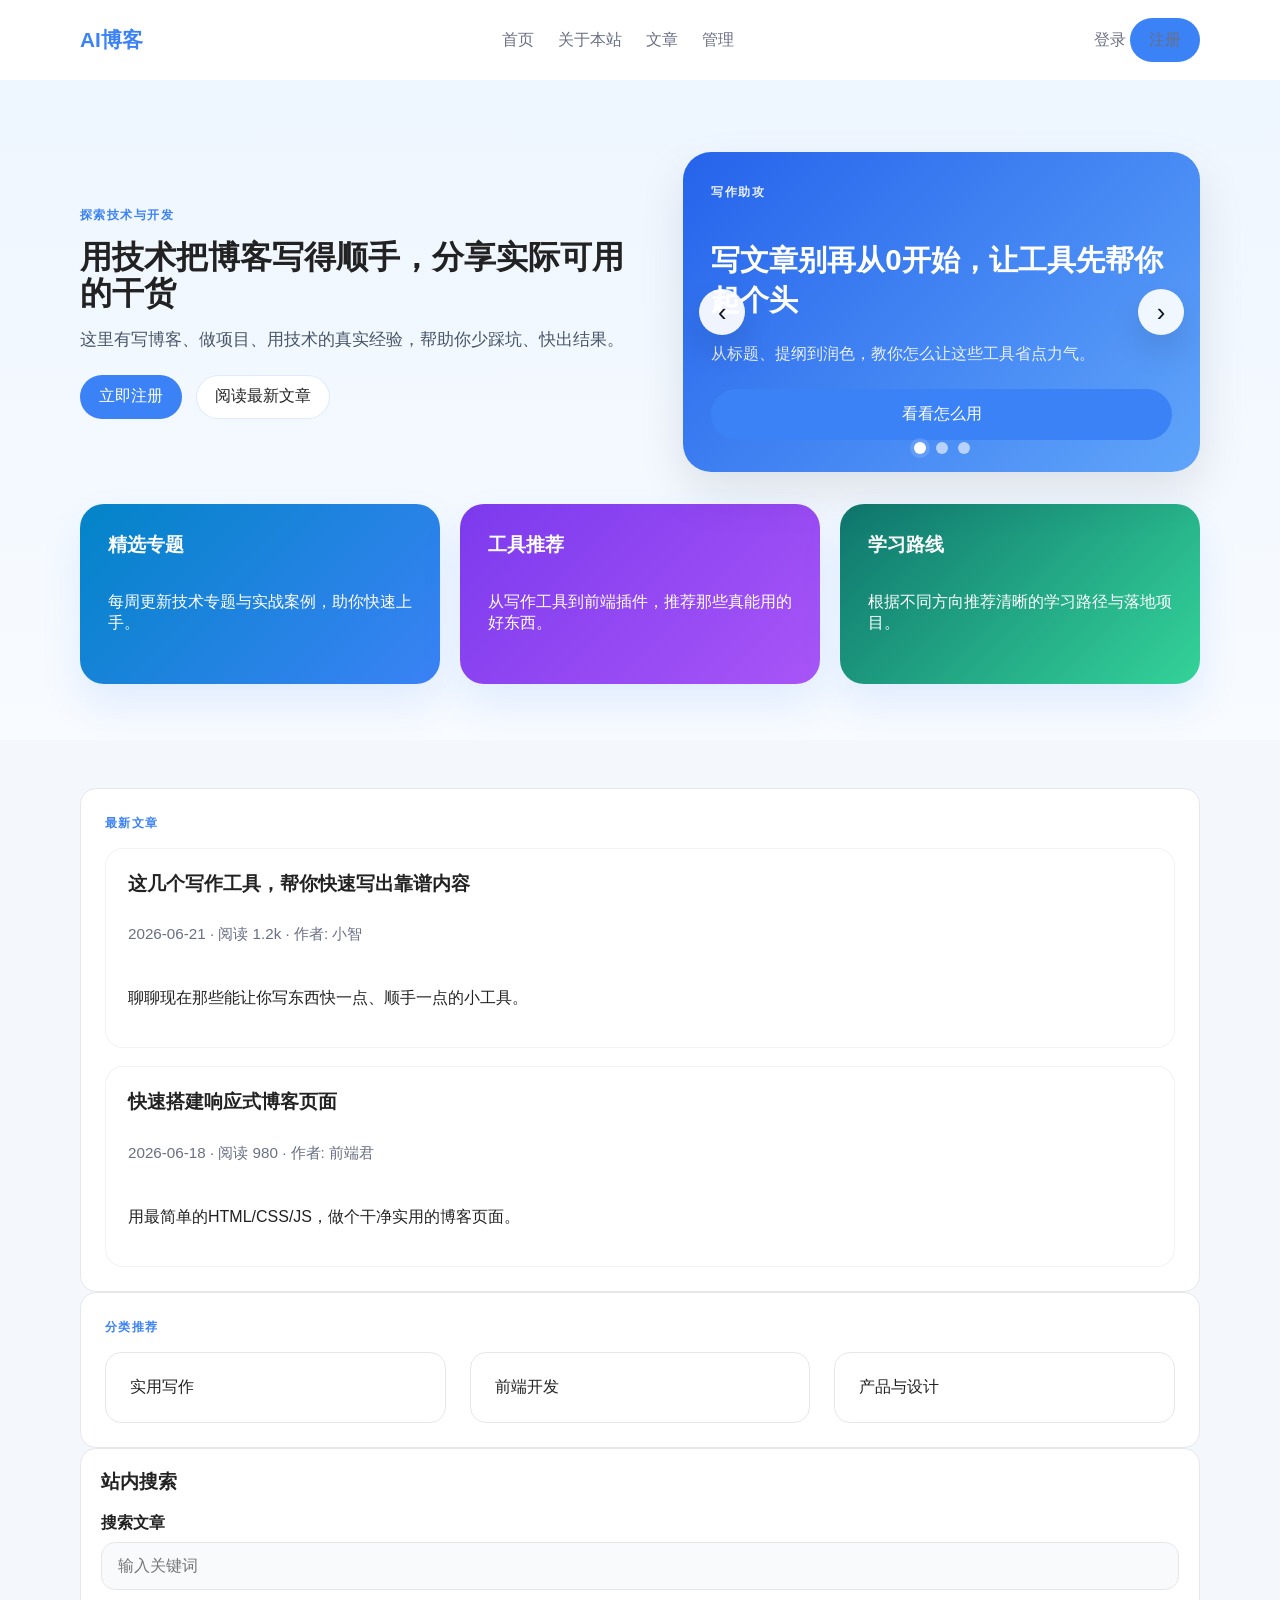
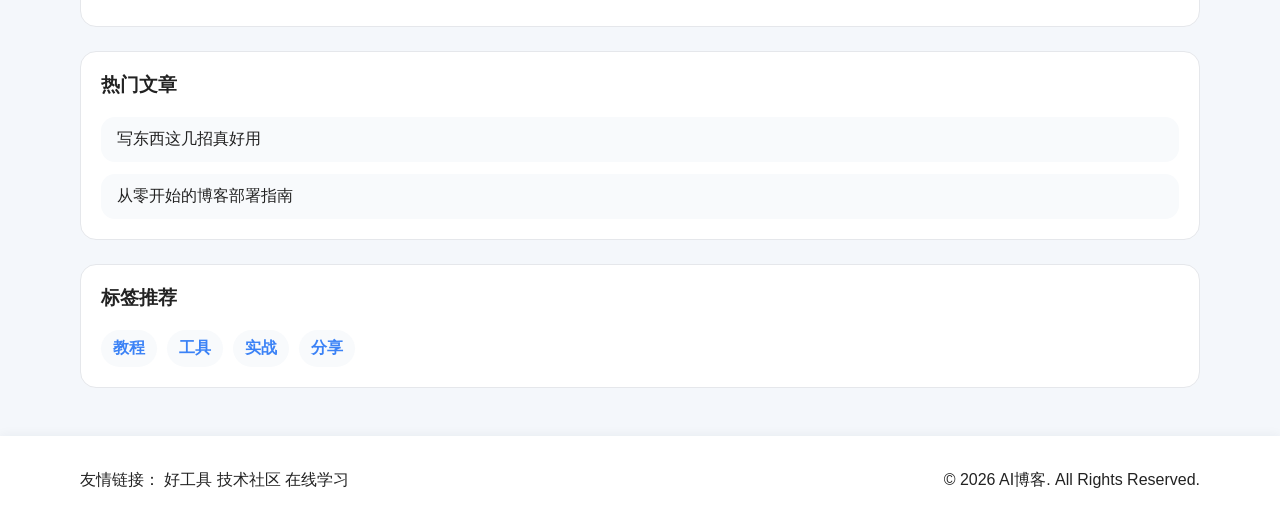
<file: blog-web/index.html>
<!DOCTYPE html>
<html lang="zh-CN">
<head>
  <meta charset="UTF-8">
  <meta name="viewport" content="width=device-width, initial-scale=1.0">
  <title>AI博客 - 首页</title>
  <link rel="stylesheet" href="assets/css/style.css">
</head>
<body>
  <div id="common-header"></div>
  <main>
    <section class="hero section">
      <div class="container hero-panel">
        <div class="hero-copy">
          <span class="overline">探索技术与开发</span>
          <h1 class="page-title">用技术把博客写得顺手，分享实际可用的干货</h1>
          <p>这里有写博客、做项目、用技术的真实经验，帮助你少踩坑、快出结果。</p>
          <div class="hero-actions">
            <a class="btn btn-primary" href="user/register.html">立即注册</a>
            <a class="btn" href="article/detail.html">阅读最新文章</a>
          </div>
        </div>
        <div class="hero-carousel">
          <div class="carousel homepage-carousel" data-autoplay="true" data-interval="3000">
            <div class="carousel-track">
              <article class="carousel-slide carousel-slide-1">
                <span class="overline">写作助攻</span>
                <h2>写文章别再从0开始，让工具先帮你起个头</h2>
                <p>从标题、提纲到润色，教你怎么让这些工具省点力气。</p>
                <a class="btn btn-primary" href="article/detail.html">看看怎么用</a>
              </article>
              <article class="carousel-slide carousel-slide-2">
                <span class="overline">前端实践</span>
                <h2>页面搭得顺手，看着也舒服</h2>
                <p>一步步教你做出简洁耐看的博客页，别再乱套了。</p>
                <a class="btn btn-primary" href="article/detail.html">去学一波</a>
              </article>
              <article class="carousel-slide carousel-slide-3">
                <span class="overline">云部署</span>
                <h2>上线不慌，博客跑得更稳</h2>
                <p>把上线流程讲清楚，服务器、域名、发布都能顺利搞定。</p>
                <a class="btn btn-primary" href="article/detail.html">马上部署</a>
              </article>
            </div>
            <div class="carousel-controls">
              <button class="carousel-btn prev" type="button">‹</button>
              <button class="carousel-btn next" type="button">›</button>
            </div>
            <div class="carousel-dots"></div>
          </div>
        </div>
      </div>
      <div class="container feature-strip">
        <div class="feature-card feature-blue">
          <h3>精选专题</h3>
          <p>每周更新技术专题与实战案例，助你快速上手。</p>
        </div>
        <div class="feature-card feature-purple">
          <h3>工具推荐</h3>
          <p>从写作工具到前端插件，推荐那些真能用的好东西。</p>
        </div>
        <div class="feature-card feature-green">
          <h3>学习路线</h3>
          <p>根据不同方向推荐清晰的学习路径与落地项目。</p>
        </div>
      </div>
    </section>

    <section class="section">
      <div class="container section-split">
        <div>
          <div class="card">
            <div class="overline">最新文章</div>
            <div class="article-list">
              <article class="article-card">
                <h3><a href="article/writing-tools.html">这几个写作工具，帮你快速写出靠谱内容</a></h3>
                <p class="article-meta">2026-06-21 · 阅读 1.2k · 作者: 小智</p>
                <p>聊聊现在那些能让你写东西快一点、顺手一点的小工具。</p>
              </article>
              <article class="article-card">
                <h3><a href="article/responsive-blog.html">快速搭建响应式博客页面</a></h3>
                <p class="article-meta">2026-06-18 · 阅读 980 · 作者: 前端君</p>
                <p>用最简单的HTML/CSS/JS，做个干净实用的博客页面。</p>
              </article>
            </div>
          </div>

          <div class="card">
            <div class="overline">分类推荐</div>
            <div class="grid" style="grid-template-columns: repeat(3, minmax(0, 1fr));">
              <a class="card" href="#">实用写作</a>
              <a class="card" href="#">前端开发</a>
              <a class="card" href="#">产品与设计</a>
            </div>
          </div>
        </div>

        <aside class="sidebar">
          <div class="sidebar-card">
            <h3>站内搜索</h3>
            <div class="input-group">
              <label for="search-input">搜索文章</label>
              <input id="search-input" type="search" placeholder="输入关键词" />
            </div>
          </div>
          <div class="sidebar-card">
            <h3>热门文章</h3>
            <div class="sidebar-list">
              <a href="article/quick-writing.html">写东西这几招真好用</a>
              <a href="article/responsive-blog.html">从零开始的博客部署指南</a>
            </div>
          </div>
          <div class="sidebar-card">
            <h3>标签推荐</h3>
            <div class="tag-list">
              <span class="tag">教程</span>
              <span class="tag">工具</span>
              <span class="tag">实战</span>
              <span class="tag">分享</span>
            </div>
          </div>
        </aside>
      </div>
    </section>
  </main>
  <div id="common-footer"></div>
  <script src="assets/js/main.js"></script>
  <script src="assets/js/common.js" data-common-path="common/header-footer.html" data-active-page="home" data-base-path="./"></script>
</body>
</html>
</file>
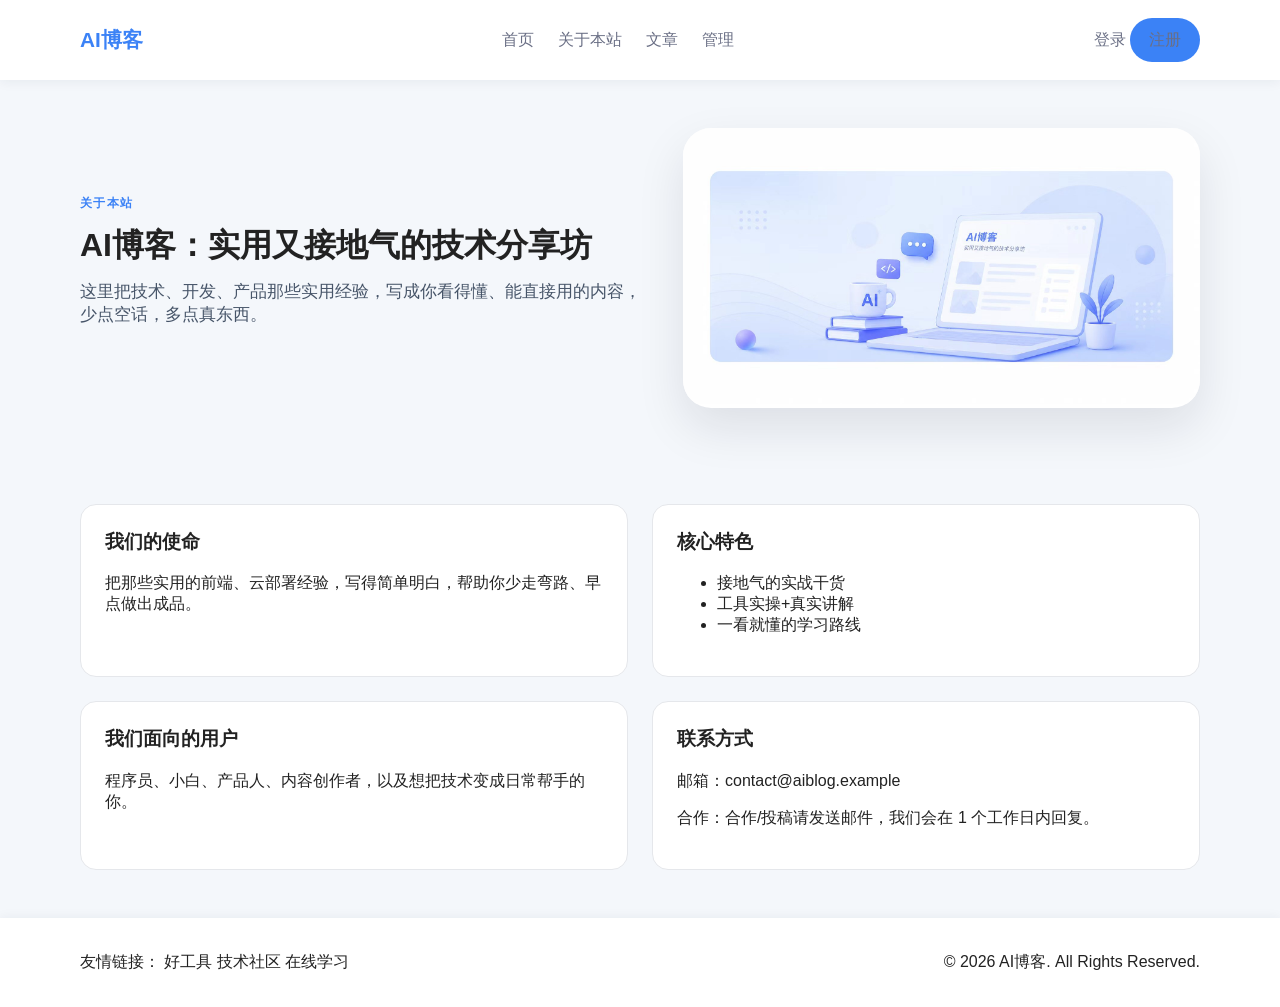
<file: blog-web/about.html>
<!DOCTYPE html>
<html lang="zh-CN">
<head>
  <meta charset="UTF-8">
  <meta name="viewport" content="width=device-width, initial-scale=1.0">
  <title>AI博客 - 关于本站</title>
  <link rel="stylesheet" href="assets/css/style.css">
</head>
<body>
  <div id="common-header"></div>
  <main>
    <section class="section">
      <div class="container hero-panel">
        <div class="hero-copy">
          <span class="overline">关于本站</span>
          <h1 class="page-title">AI博客：实用又接地气的技术分享坊</h1>
          <p>这里把技术、开发、产品那些实用经验，写成你看得懂、能直接用的内容，少点空话，多点真东西。</p>
        </div>
        <div class="hero-visual">
          <img src="assets/images/about-hero.jpg" alt="关于本站视觉图" data-image-role="about-hero" />
        </div>
      </div>
    </section>
    <section class="section">
      <div class="container grid" style="grid-template-columns: repeat(2, minmax(0, 1fr));">
        <div class="card">
          <h3>我们的使命</h3>
          <p>把那些实用的前端、云部署经验，写得简单明白，帮助你少走弯路、早点做出成品。</p>
        </div>
        <div class="card">
          <h3>核心特色</h3>
          <ul>
            <li>接地气的实战干货</li>
            <li>工具实操+真实讲解</li>
            <li>一看就懂的学习路线</li>
          </ul>
        </div>
        <div class="card">
          <h3>我们面向的用户</h3>
          <p>程序员、小白、产品人、内容创作者，以及想把技术变成日常帮手的你。</p>
        </div>
        <div class="card">
          <h3>联系方式</h3>
          <p>邮箱：contact@aiblog.example</p>
          <p>合作：合作/投稿请发送邮件，我们会在 1 个工作日内回复。</p>
        </div>
      </div>
    </section>
  </main>
  <div id="common-footer"></div>
  <script src="assets/js/main.js"></script>
  <script src="assets/js/common.js" data-common-path="common/header-footer.html" data-active-page="about" data-base-path="./"></script>
</body>
</html>
</file>
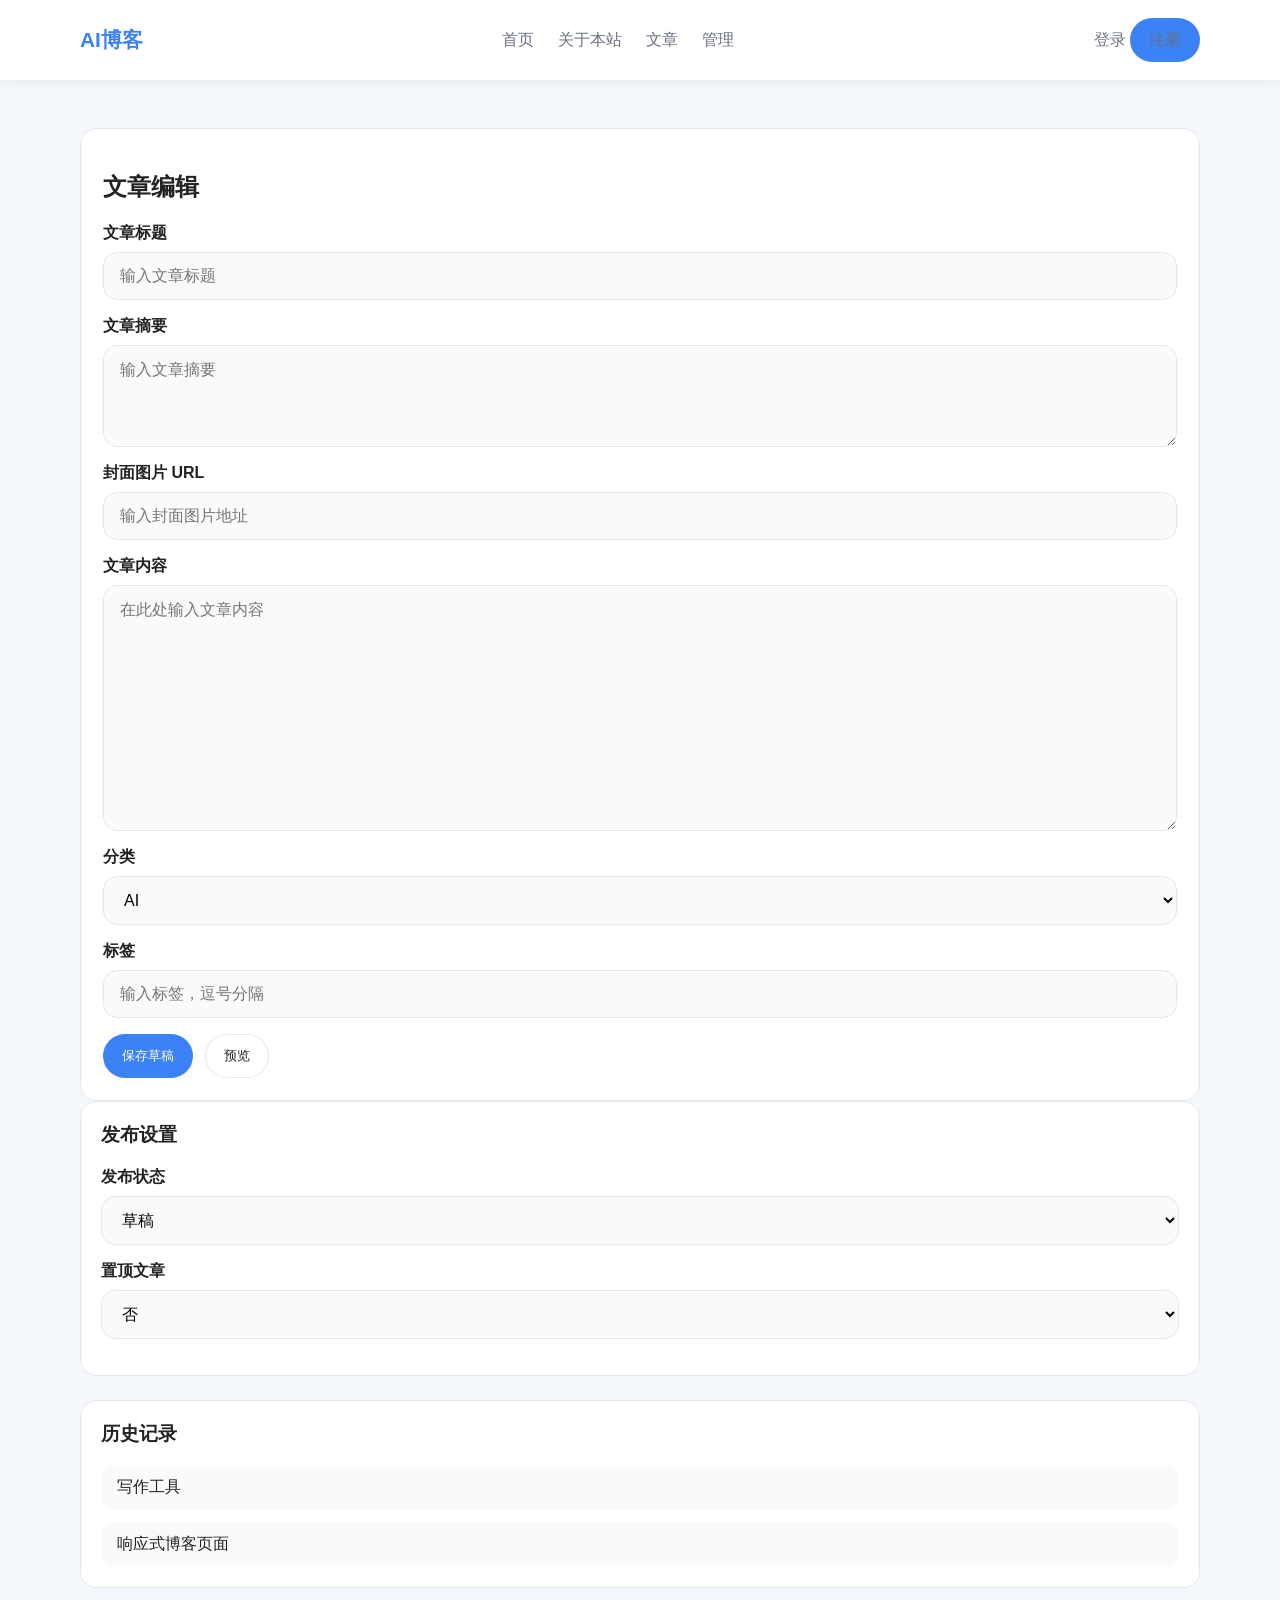
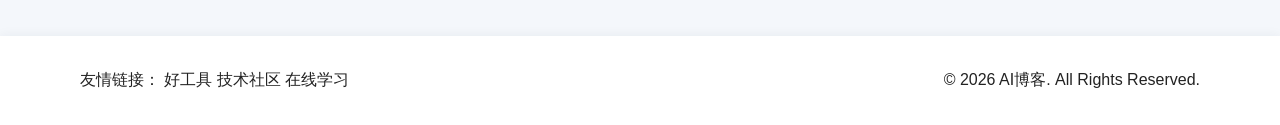
<file: blog-web/admin/article-edit.html>
<!DOCTYPE html>
<html lang="zh-CN">
<head>
  <meta charset="UTF-8">
  <meta name="viewport" content="width=device-width, initial-scale=1.0">
  <title>AI博客 - 文章编辑</title>
  <link rel="stylesheet" href="../assets/css/style.css">
</head>
<body>
  <div id="common-header"></div>
  <main>
    <section class="section">
      <div class="container section-split">
        <div class="card editor-card">
          <h2>文章编辑</h2>
          <form id="article-form">
            <div class="input-group">
              <label for="article-title">文章标题</label>
              <input id="article-title" type="text" required data-label="请输入文章标题" placeholder="输入文章标题" />
            </div>
            <div class="input-group">
              <label for="article-summary">文章摘要</label>
              <textarea id="article-summary" rows="4" required data-label="请输入文章摘要" placeholder="输入文章摘要"></textarea>
            </div>
            <div class="input-group">
              <label for="article-cover">封面图片 URL</label>
              <input id="article-cover" type="text" placeholder="输入封面图片地址" />
            </div>
            <div class="input-group">
              <label for="article-content">文章内容</label>
              <textarea id="article-content" rows="12" required data-label="请输入文章内容" placeholder="在此处输入文章内容"></textarea>
            </div>
            <div class="input-group">
              <label for="article-category">分类</label>
              <select id="article-category">
                <option>AI</option>
                <option>前端</option>
                <option>云计算</option>
              </select>
            </div>
            <div class="input-group">
              <label for="article-tags">标签</label>
              <input id="article-tags" type="text" placeholder="输入标签，逗号分隔" />
            </div>
            <div class="button-row">
              <button type="submit" class="btn btn-primary">保存草稿</button>
              <button type="button" class="btn" onclick="showToast('预览功能暂未开启')">预览</button>
            </div>
          </form>
        </div>
        <aside class="sidebar">
          <div class="sidebar-card">
            <h3>发布设置</h3>
            <div class="input-group">
              <label for="publish-status">发布状态</label>
              <select id="publish-status">
                <option>已发布</option>
                <option selected>草稿</option>
              </select>
            </div>
            <div class="input-group">
              <label for="featured-article">置顶文章</label>
              <select id="featured-article">
                <option>否</option>
                <option>是</option>
              </select>
            </div>
          </div>
          <div class="sidebar-card">
            <h3>历史记录</h3>
            <div class="sidebar-list">
              <a href="#">写作工具</a>
              <a href="#">响应式博客页面</a>
            </div>
          </div>
        </aside>
      </div>
    </section>
  </main>
  <div id="common-footer"></div>
  <script src="../assets/js/main.js"></script>
  <script src="../assets/js/common.js" data-common-path="../common/header-footer.html" data-active-page="admin" data-base-path="../"></script>
</body>
</html>
</file>
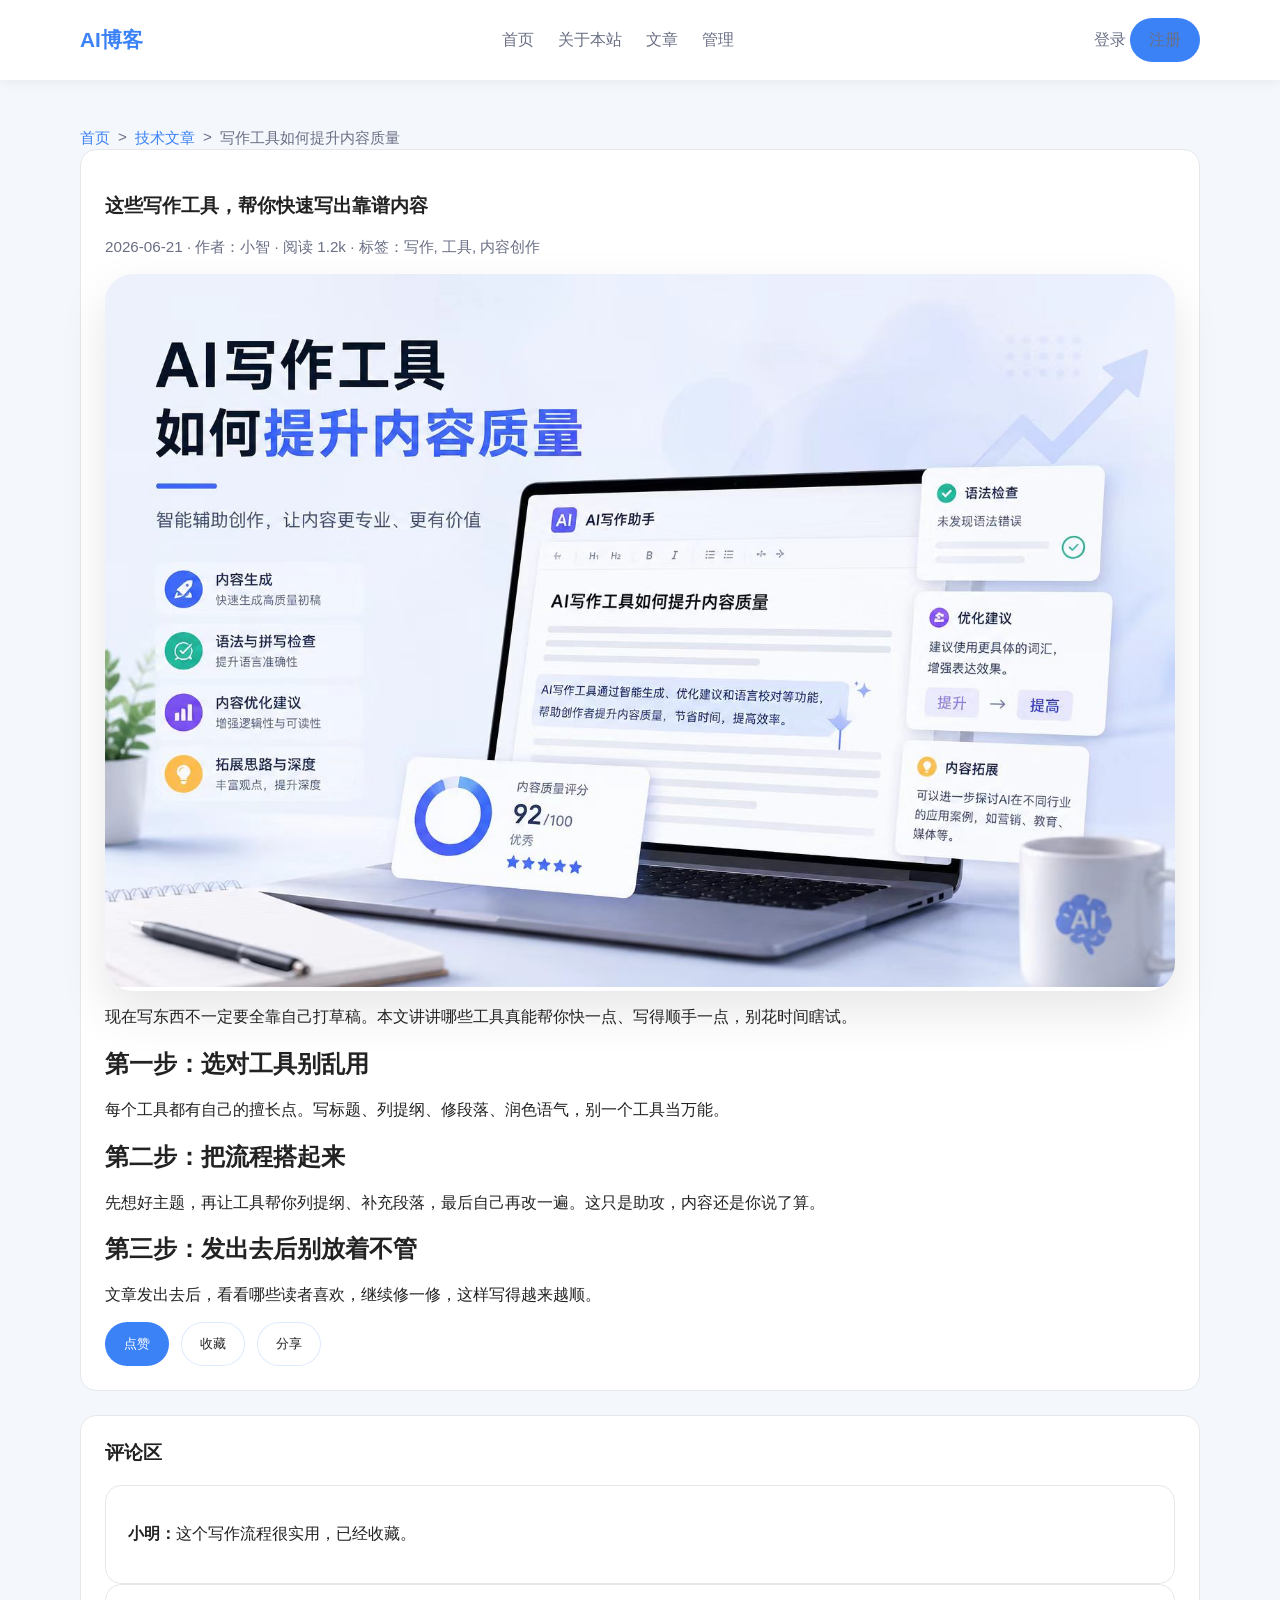
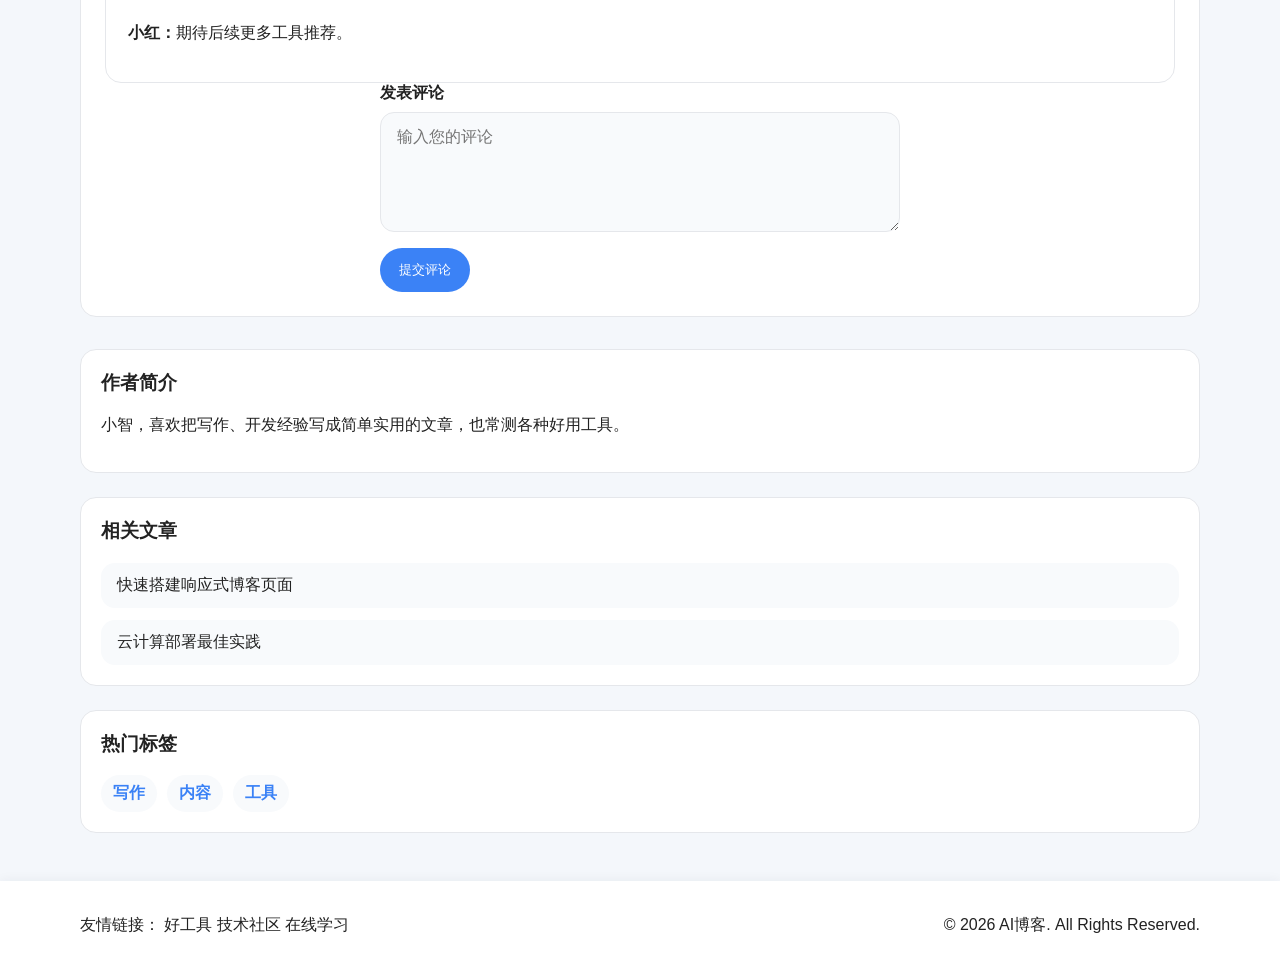
<file: blog-web/article/detail.html>
<!DOCTYPE html>
<html lang="zh-CN">
<head>
  <meta charset="UTF-8">
  <meta name="viewport" content="width=device-width, initial-scale=1.0">
  <title>AI博客 - 文章详情</title>
  <link rel="stylesheet" href="../assets/css/style.css">
</head>
<body>
  <div id="common-header"></div>
  <main>
    <section class="section">
      <div class="container">
        <nav class="breadcrumb">
          <a href="../index.html">首页</a> &gt;
          <a href="../index.html">技术文章</a> &gt;
          <span>写作工具如何提升内容质量</span>
        </nav>
        <div class="article-content section-split">
          <article class="article-main">
            <div class="card">
              <h1>这些写作工具，帮你快速写出靠谱内容</h1>
              <p class="article-meta">2026-06-21 · 作者：小智 · 阅读 1.2k · 标签：写作, 工具, 内容创作</p>
              <div class="hero-visual">
                <img src="../assets/images/detail-hero.jpg" alt="文章详情视觉图" data-image-role="article-detail-hero" />
              </div>
              <p>现在写东西不一定要全靠自己打草稿。本文讲讲哪些工具真能帮你快一点、写得顺手一点，别花时间瞎试。</p>
              <h2>第一步：选对工具别乱用</h2>
              <p>每个工具都有自己的擅长点。写标题、列提纲、修段落、润色语气，别一个工具当万能。</p>
              <h2>第二步：把流程搭起来</h2>
              <p>先想好主题，再让工具帮你列提纲、补充段落，最后自己再改一遍。这只是助攻，内容还是你说了算。</p>
              <h2>第三步：发出去后别放着不管</h2>
              <p>文章发出去后，看看哪些读者喜欢，继续修一修，这样写得越来越顺。</p>
              <div class="button-row">
                <button onclick="showToast('已点赞')" class="btn btn-primary">点赞</button>
                <button onclick="showToast('已收藏')" class="btn">收藏</button>
                <button onclick="showToast('已分享')" class="btn">分享</button>
              </div>
            </div>
            <div class="card">
              <h3>评论区</h3>
              <div class="comment-card">
                <p><strong>小明：</strong>这个写作流程很实用，已经收藏。</p>
              </div>
              <div class="comment-card">
                <p><strong>小红：</strong>期待后续更多工具推荐。</p>
              </div>
              <form id="comment-form" class="form-card">
                <div class="input-group">
                  <label for="comment-content">发表评论</label>
                  <textarea id="comment-content" rows="5" placeholder="输入您的评论" required data-label="请输入评论内容"></textarea>
                </div>
                <button type="submit" class="btn btn-primary">提交评论</button>
              </form>
            </div>
          </article>
          <aside class="sidebar">
            <div class="sidebar-card">
              <h3>作者简介</h3>
              <p>小智，喜欢把写作、开发经验写成简单实用的文章，也常测各种好用工具。</p>
            </div>
            <div class="sidebar-card">
              <h3>相关文章</h3>
              <div class="sidebar-list">
                <a href="detail.html">快速搭建响应式博客页面</a>
                <a href="detail.html">云计算部署最佳实践</a>
              </div>
            </div>
            <div class="sidebar-card">
              <h3>热门标签</h3>
              <div class="tag-list">
                <span class="tag">写作</span>
                <span class="tag">内容</span>
                <span class="tag">工具</span>
              </div>
            </div>
          </aside>
        </div>
      </div>
    </section>
  </main>
  <div id="common-footer"></div>
  <script src="../assets/js/main.js"></script>
  <script src="../assets/js/common.js" data-common-path="../common/header-footer.html" data-active-page="article" data-base-path="../"></script>
</body>
</html>
</file>
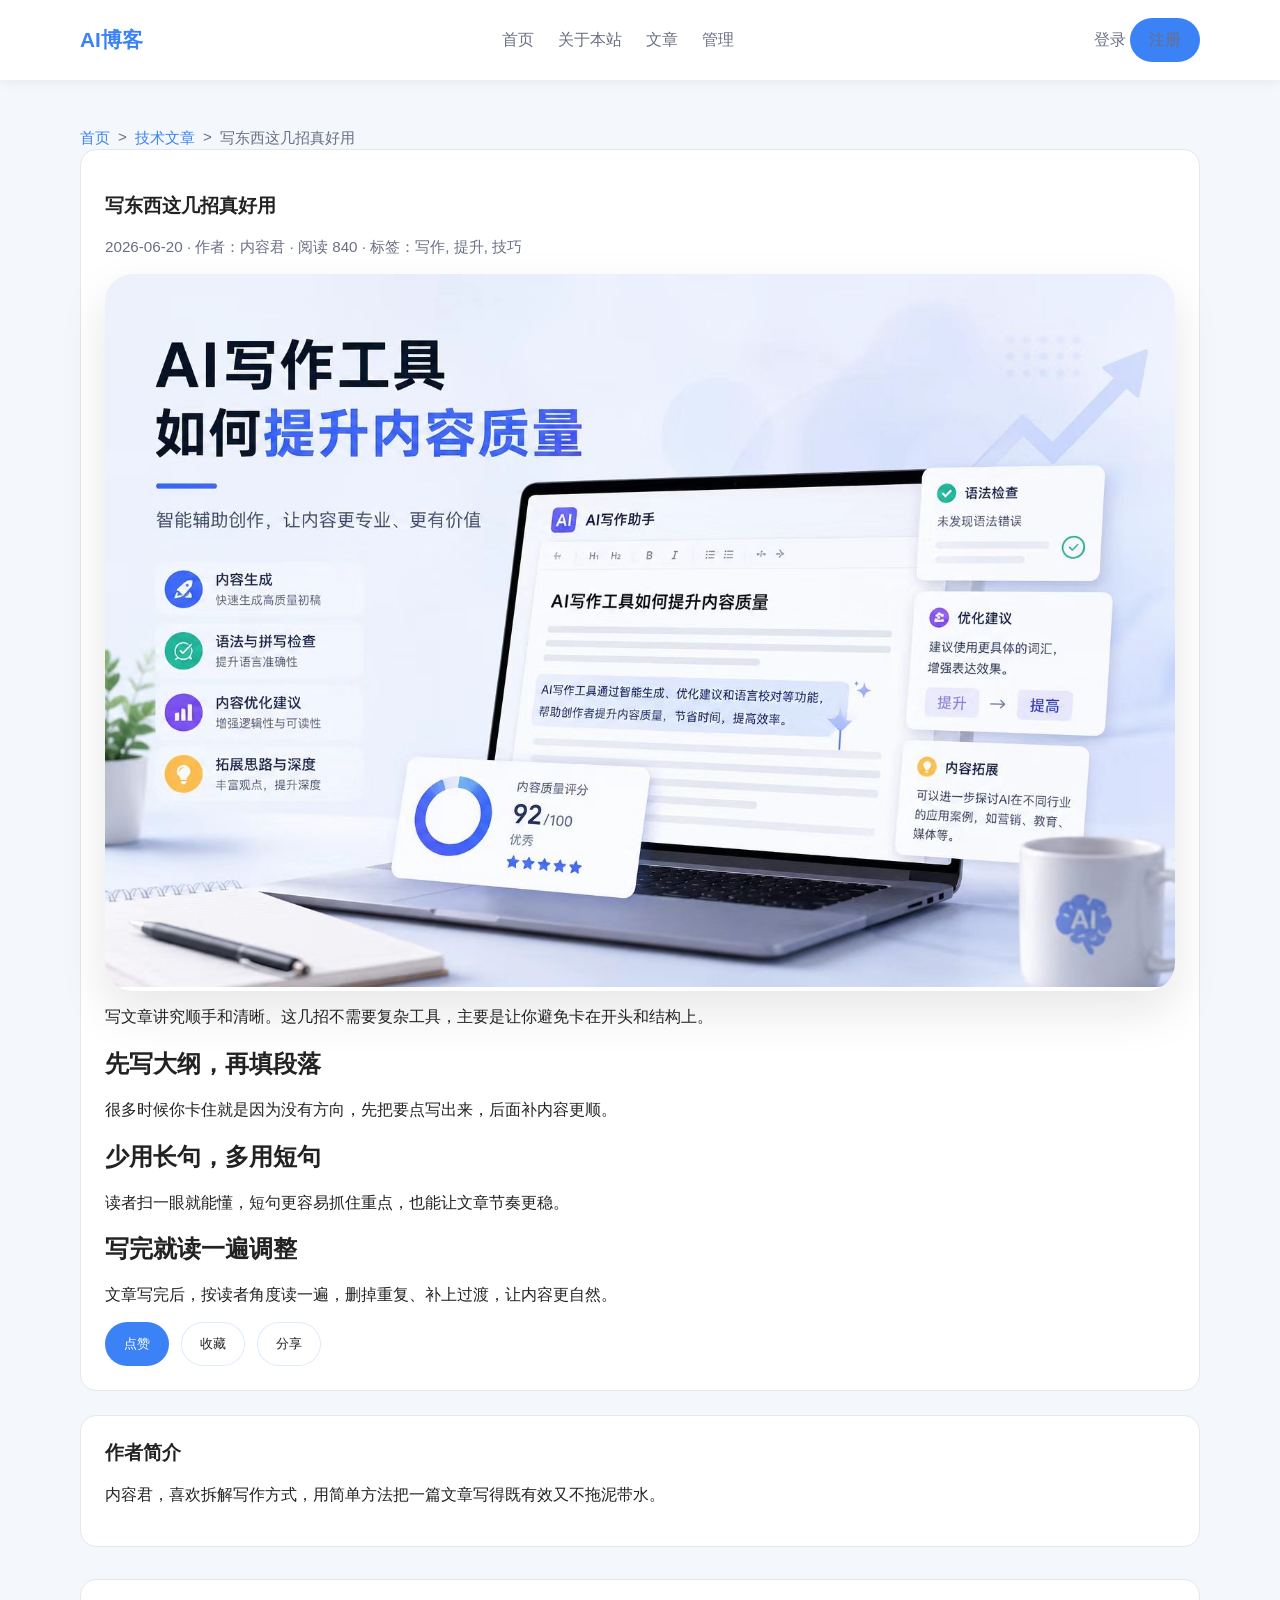
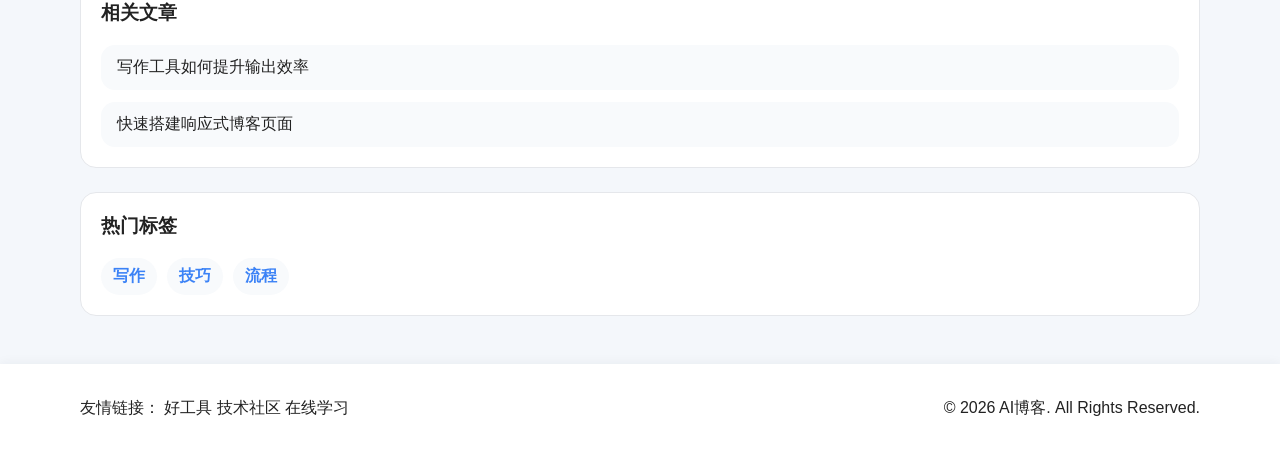
<file: blog-web/article/quick-writing.html>
<!DOCTYPE html>
<html lang="zh-CN">
<head>
  <meta charset="UTF-8">
  <meta name="viewport" content="width=device-width, initial-scale=1.0">
  <title>AI博客 - 写东西这几招真好用</title>
  <link rel="stylesheet" href="../assets/css/style.css">
</head>
<body>
  <div id="common-header"></div>
  <main>
    <section class="section">
      <div class="container">
        <nav class="breadcrumb">
          <a href="../index.html">首页</a> &gt;
          <a href="../index.html">技术文章</a> &gt;
          <span>写东西这几招真好用</span>
        </nav>
        <div class="article-content section-split">
          <article class="article-main">
            <div class="card">
              <h1>写东西这几招真好用</h1>
              <p class="article-meta">2026-06-20 · 作者：内容君 · 阅读 840 · 标签：写作, 提升, 技巧</p>
              <div class="hero-visual">
                <img src="../assets/images/detail-hero.jpg" alt="写东西技巧视觉图" data-image-role="article-detail-hero" />
              </div>
              <p>写文章讲究顺手和清晰。这几招不需要复杂工具，主要是让你避免卡在开头和结构上。</p>
              <h2>先写大纲，再填段落</h2>
              <p>很多时候你卡住就是因为没有方向，先把要点写出来，后面补内容更顺。</p>
              <h2>少用长句，多用短句</h2>
              <p>读者扫一眼就能懂，短句更容易抓住重点，也能让文章节奏更稳。</p>
              <h2>写完就读一遍调整</h2>
              <p>文章写完后，按读者角度读一遍，删掉重复、补上过渡，让内容更自然。</p>
              <div class="button-row">
                <button onclick="showToast('已点赞')" class="btn btn-primary">点赞</button>
                <button onclick="showToast('已收藏')" class="btn">收藏</button>
                <button onclick="showToast('已分享')" class="btn">分享</button>
              </div>
            </div>
            <div class="card">
              <h3>作者简介</h3>
              <p>内容君，喜欢拆解写作方式，用简单方法把一篇文章写得既有效又不拖泥带水。</p>
            </div>
          </article>
          <aside class="sidebar">
            <div class="sidebar-card">
              <h3>相关文章</h3>
              <div class="sidebar-list">
                <a href="writing-tools.html">写作工具如何提升输出效率</a>
                <a href="responsive-blog.html">快速搭建响应式博客页面</a>
              </div>
            </div>
            <div class="sidebar-card">
              <h3>热门标签</h3>
              <div class="tag-list">
                <span class="tag">写作</span>
                <span class="tag">技巧</span>
                <span class="tag">流程</span>
              </div>
            </div>
          </aside>
        </div>
      </div>
    </section>
  </main>
  <div id="common-footer"></div>
  <script src="../assets/js/main.js"></script>
  <script src="../assets/js/common.js" data-common-path="../common/header-footer.html" data-active-page="article" data-base-path="../"></script>
</body>
</html>
</file>
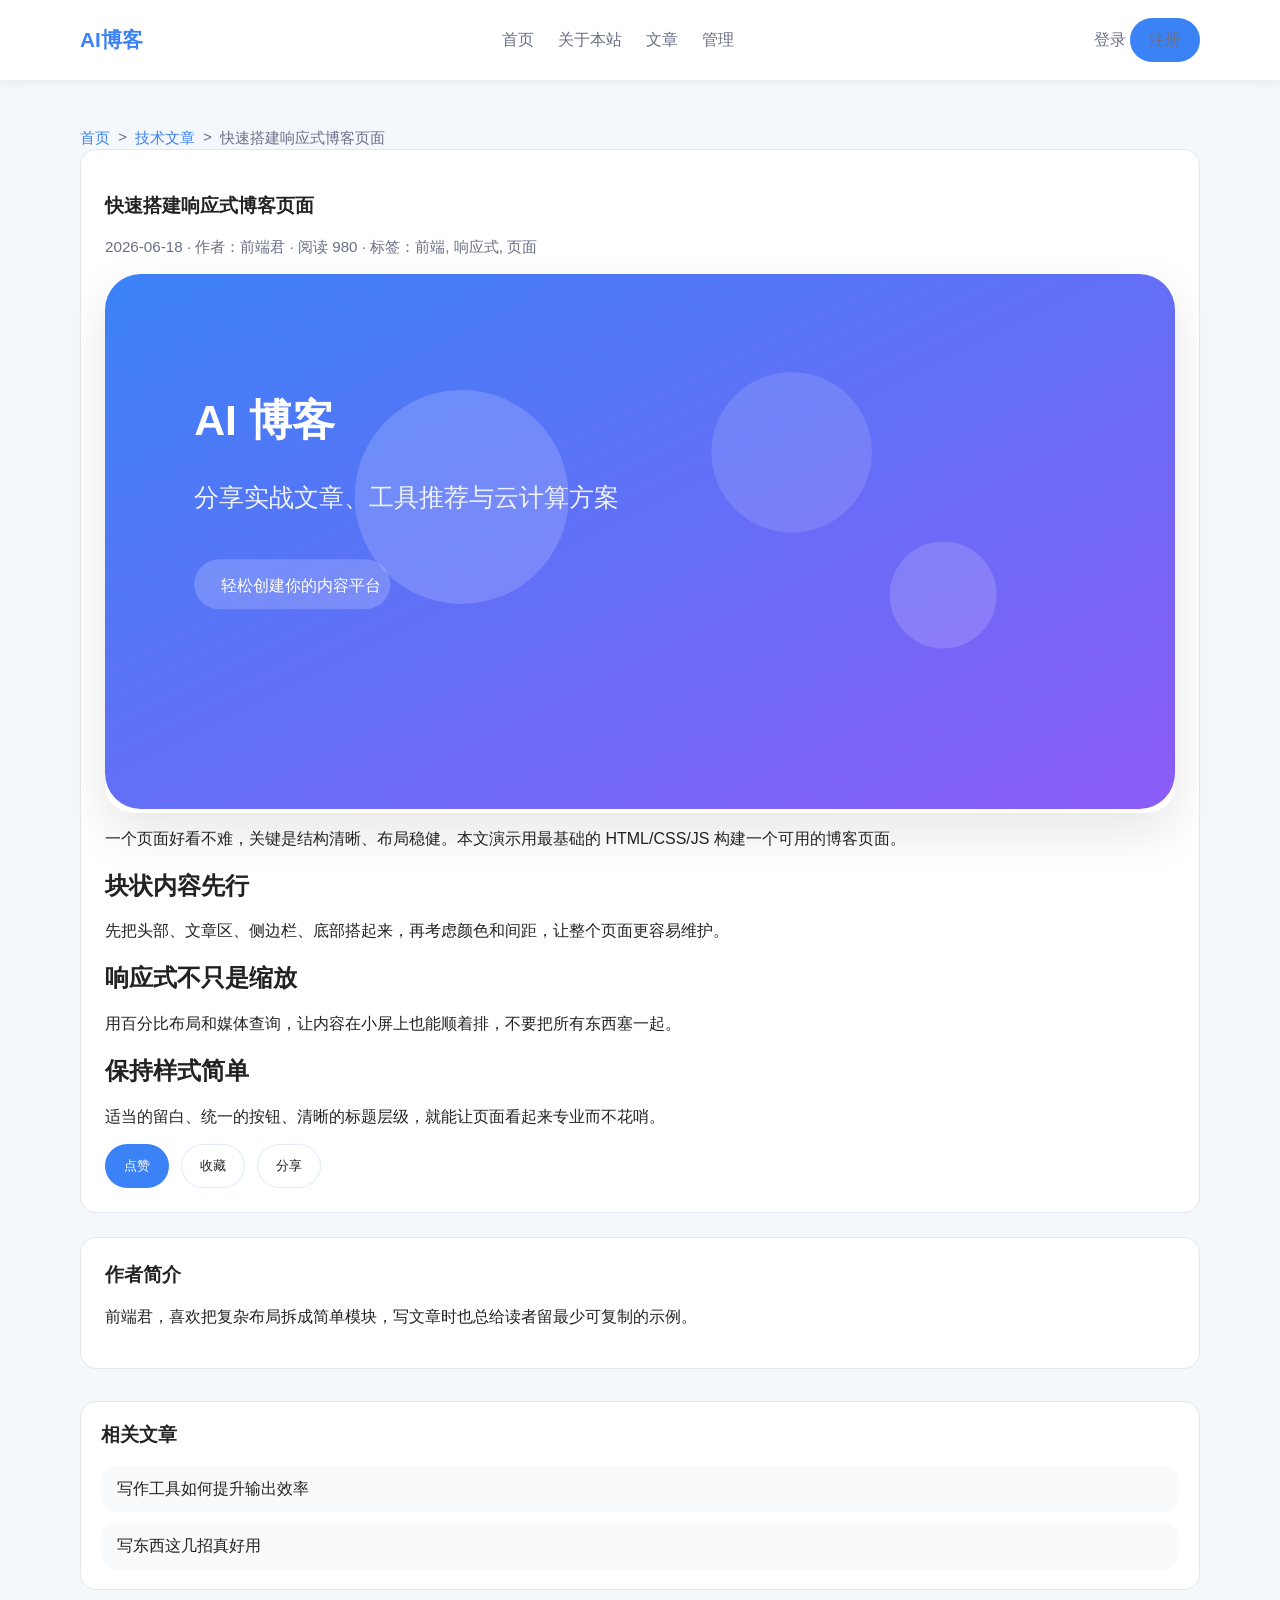
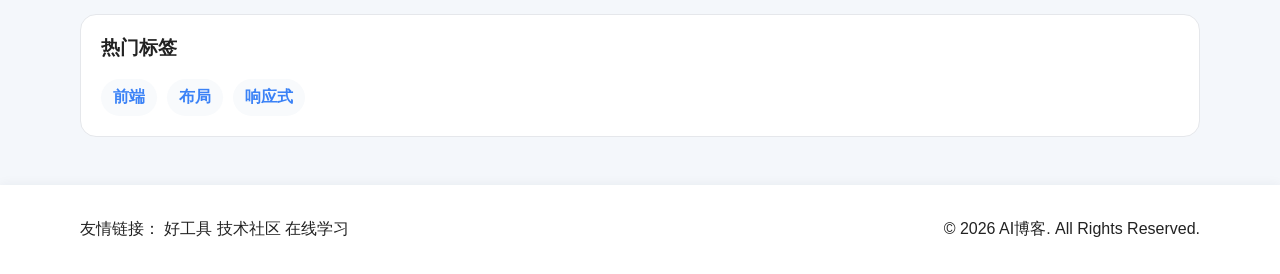
<file: blog-web/article/responsive-blog.html>
<!DOCTYPE html>
<html lang="zh-CN">
<head>
  <meta charset="UTF-8">
  <meta name="viewport" content="width=device-width, initial-scale=1.0">
  <title>AI博客 - 响应式博客页面</title>
  <link rel="stylesheet" href="../assets/css/style.css">
</head>
<body>
  <div id="common-header"></div>
  <main>
    <section class="section">
      <div class="container">
        <nav class="breadcrumb">
          <a href="../index.html">首页</a> &gt;
          <a href="../index.html">技术文章</a> &gt;
          <span>快速搭建响应式博客页面</span>
        </nav>
        <div class="article-content section-split">
          <article class="article-main">
            <div class="card">
              <h1>快速搭建响应式博客页面</h1>
              <p class="article-meta">2026-06-18 · 作者：前端君 · 阅读 980 · 标签：前端, 响应式, 页面</p>
              <div class="hero-visual">
                <img src="../assets/images/hero-banner.svg" alt="响应式博客页面视觉图" data-image-role="article-detail-hero" />
              </div>
              <p>一个页面好看不难，关键是结构清晰、布局稳健。本文演示用最基础的 HTML/CSS/JS 构建一个可用的博客页面。</p>
              <h2>块状内容先行</h2>
              <p>先把头部、文章区、侧边栏、底部搭起来，再考虑颜色和间距，让整个页面更容易维护。</p>
              <h2>响应式不只是缩放</h2>
              <p>用百分比布局和媒体查询，让内容在小屏上也能顺着排，不要把所有东西塞一起。</p>
              <h2>保持样式简单</h2>
              <p>适当的留白、统一的按钮、清晰的标题层级，就能让页面看起来专业而不花哨。</p>
              <div class="button-row">
                <button onclick="showToast('已点赞')" class="btn btn-primary">点赞</button>
                <button onclick="showToast('已收藏')" class="btn">收藏</button>
                <button onclick="showToast('已分享')" class="btn">分享</button>
              </div>
            </div>
            <div class="card">
              <h3>作者简介</h3>
              <p>前端君，喜欢把复杂布局拆成简单模块，写文章时也总给读者留最少可复制的示例。</p>
            </div>
          </article>
          <aside class="sidebar">
            <div class="sidebar-card">
              <h3>相关文章</h3>
              <div class="sidebar-list">
                <a href="writing-tools.html">写作工具如何提升输出效率</a>
                <a href="quick-writing.html">写东西这几招真好用</a>
              </div>
            </div>
            <div class="sidebar-card">
              <h3>热门标签</h3>
              <div class="tag-list">
                <span class="tag">前端</span>
                <span class="tag">布局</span>
                <span class="tag">响应式</span>
              </div>
            </div>
          </aside>
        </div>
      </div>
    </section>
  </main>
  <div id="common-footer"></div>
  <script src="../assets/js/main.js"></script>
  <script src="../assets/js/common.js" data-common-path="../common/header-footer.html" data-active-page="article" data-base-path="../"></script>
</body>
</html>
</file>
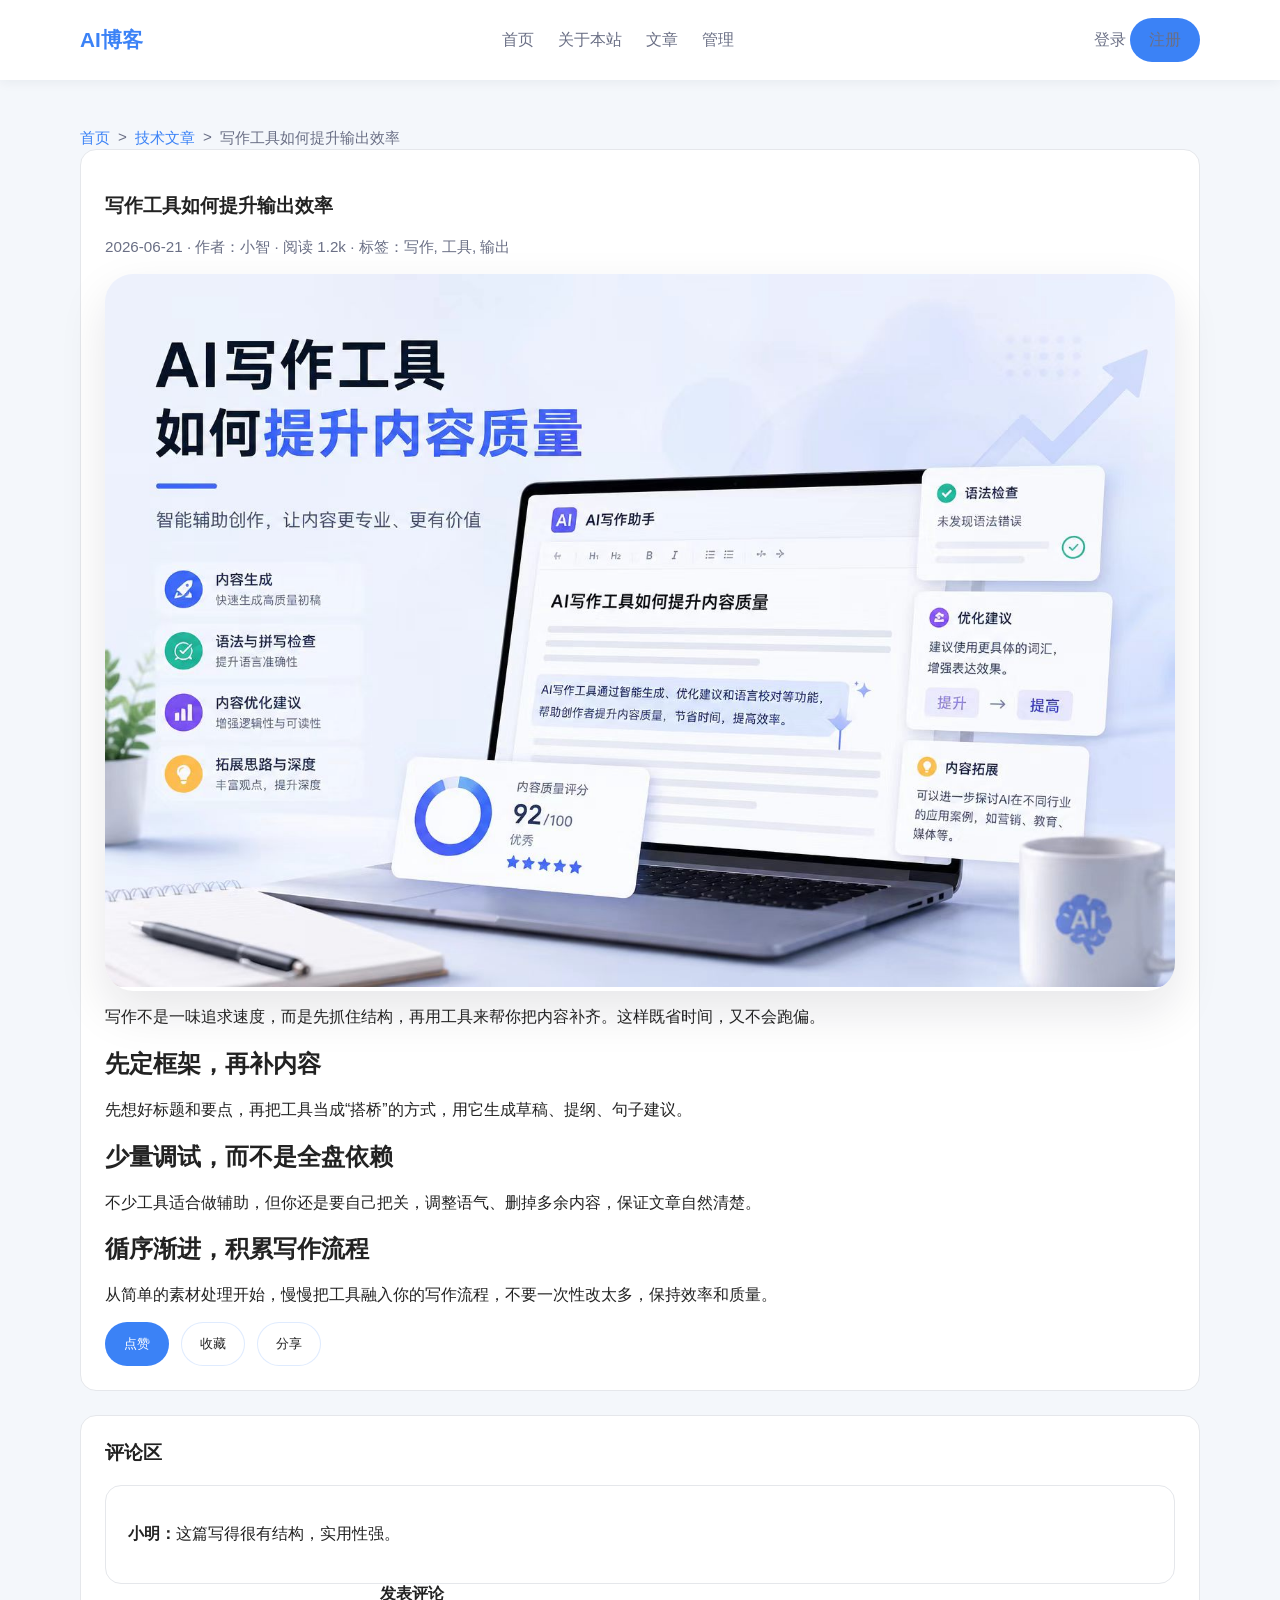
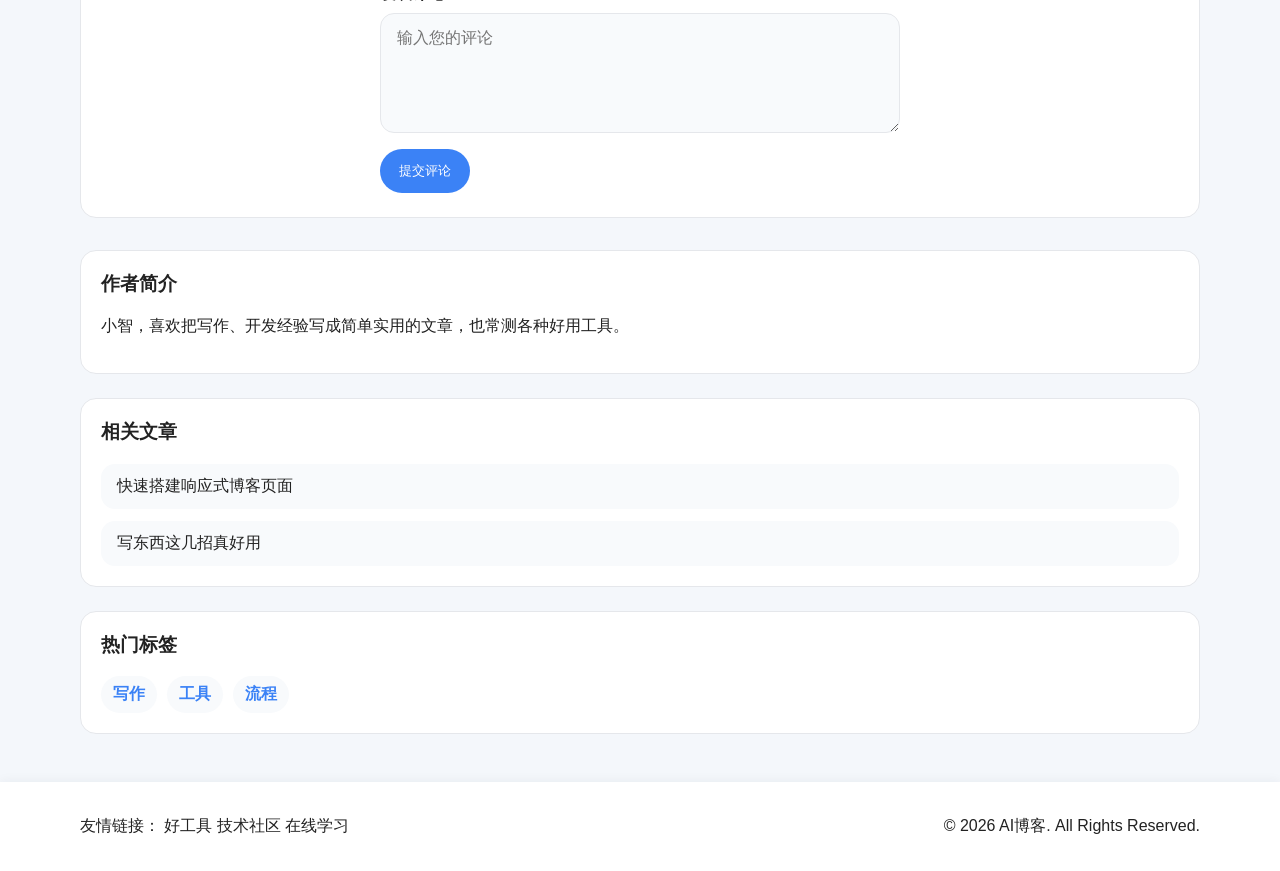
<file: blog-web/article/writing-tools.html>
<!DOCTYPE html>
<html lang="zh-CN">
<head>
  <meta charset="UTF-8">
  <meta name="viewport" content="width=device-width, initial-scale=1.0">
  <title>AI博客 - 写作工具指南</title>
  <link rel="stylesheet" href="../assets/css/style.css">
</head>
<body>
  <div id="common-header"></div>
  <main>
    <section class="section">
      <div class="container">
        <nav class="breadcrumb">
          <a href="../index.html">首页</a> &gt;
          <a href="../index.html">技术文章</a> &gt;
          <span>写作工具如何提升输出效率</span>
        </nav>
        <div class="article-content section-split">
          <article class="article-main">
            <div class="card">
              <h1>写作工具如何提升输出效率</h1>
              <p class="article-meta">2026-06-21 · 作者：小智 · 阅读 1.2k · 标签：写作, 工具, 输出</p>
              <div class="hero-visual">
                <img src="../assets/images/detail-hero.jpg" alt="写作工具文章视觉图" data-image-role="article-detail-hero" />
              </div>
              <p>写作不是一味追求速度，而是先抓住结构，再用工具来帮你把内容补齐。这样既省时间，又不会跑偏。</p>
              <h2>先定框架，再补内容</h2>
              <p>先想好标题和要点，再把工具当成“搭桥”的方式，用它生成草稿、提纲、句子建议。</p>
              <h2>少量调试，而不是全盘依赖</h2>
              <p>不少工具适合做辅助，但你还是要自己把关，调整语气、删掉多余内容，保证文章自然清楚。</p>
              <h2>循序渐进，积累写作流程</h2>
              <p>从简单的素材处理开始，慢慢把工具融入你的写作流程，不要一次性改太多，保持效率和质量。</p>
              <div class="button-row">
                <button onclick="showToast('已点赞')" class="btn btn-primary">点赞</button>
                <button onclick="showToast('已收藏')" class="btn">收藏</button>
                <button onclick="showToast('已分享')" class="btn">分享</button>
              </div>
            </div>
            <div class="card">
              <h3>评论区</h3>
              <div class="comment-card">
                <p><strong>小明：</strong>这篇写得很有结构，实用性强。</p>
              </div>
              <form id="comment-form" class="form-card">
                <div class="input-group">
                  <label for="comment-content">发表评论</label>
                  <textarea id="comment-content" rows="5" placeholder="输入您的评论" required data-label="请输入评论内容"></textarea>
                </div>
                <button type="submit" class="btn btn-primary">提交评论</button>
              </form>
            </div>
          </article>
          <aside class="sidebar">
            <div class="sidebar-card">
              <h3>作者简介</h3>
              <p>小智，喜欢把写作、开发经验写成简单实用的文章，也常测各种好用工具。</p>
            </div>
            <div class="sidebar-card">
              <h3>相关文章</h3>
              <div class="sidebar-list">
                <a href="responsive-blog.html">快速搭建响应式博客页面</a>
                <a href="quick-writing.html">写东西这几招真好用</a>
              </div>
            </div>
            <div class="sidebar-card">
              <h3>热门标签</h3>
              <div class="tag-list">
                <span class="tag">写作</span>
                <span class="tag">工具</span>
                <span class="tag">流程</span>
              </div>
            </div>
          </aside>
        </div>
      </div>
    </section>
  </main>
  <div id="common-footer"></div>
  <script src="../assets/js/main.js"></script>
  <script src="../assets/js/common.js" data-common-path="../common/header-footer.html" data-active-page="article" data-base-path="../"></script>
</body>
</html>
</file>
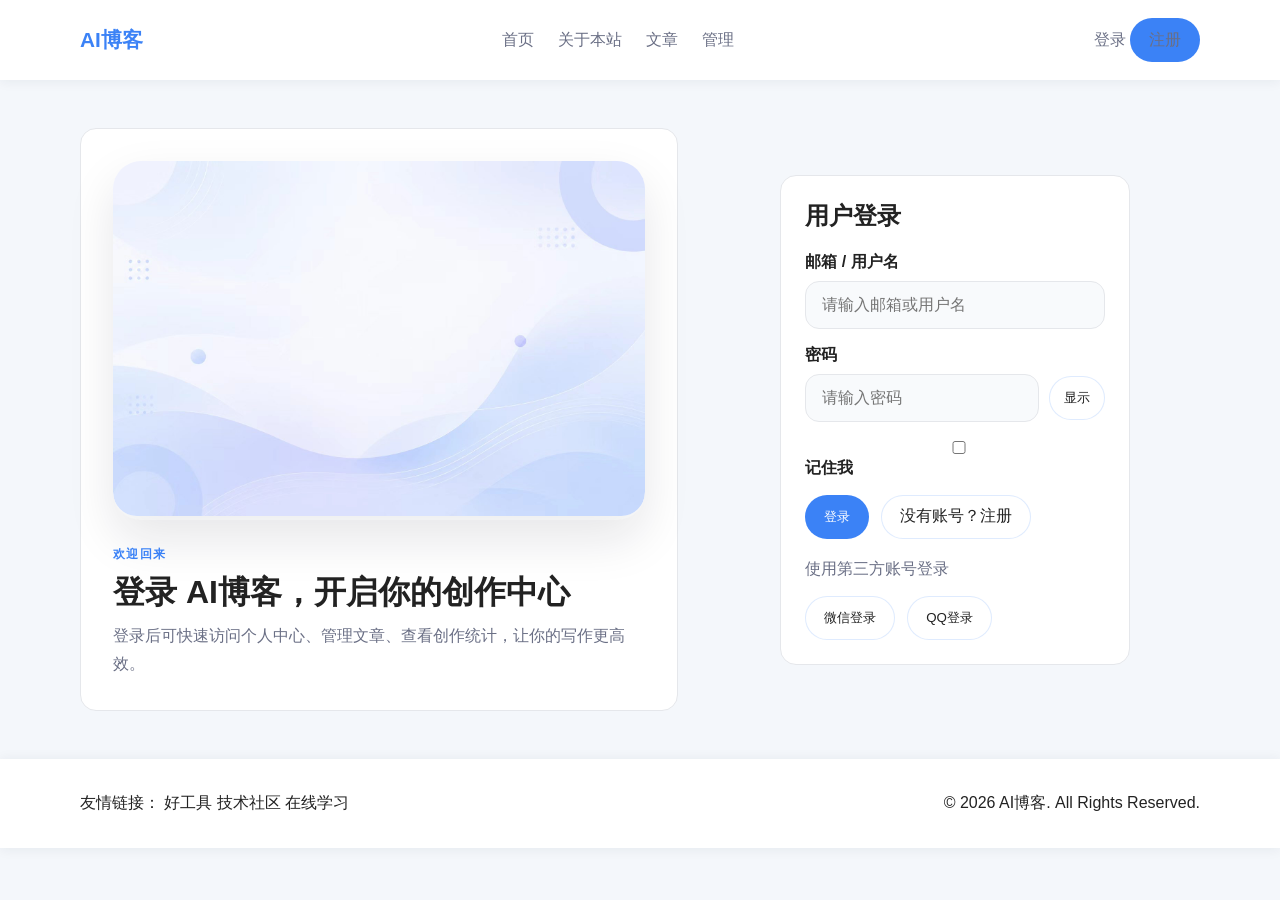
<file: blog-web/user/login.html>
<!DOCTYPE html>
<html lang="zh-CN">
<head>
  <meta charset="UTF-8">
  <meta name="viewport" content="width=device-width, initial-scale=1.0">
  <title>AI博客 - 用户登录</title>
  <link rel="stylesheet" href="../assets/css/style.css">
</head>
<body>
  <div id="common-header"></div>
  <main>
    <section class="section">
      <div class="container login-grid">
        <div class="login-info card">
          <div class="hero-visual">
            <img src="../assets/images/login-illustration.jpg" alt="登录视觉图" data-image-role="login-hero" />
          </div>
          <div class="login-intro">
            <span class="overline">欢迎回来</span>
            <h2>登录 AI博客，开启你的创作中心</h2>
            <p>登录后可快速访问个人中心、管理文章、查看创作统计，让你的写作更高效。</p>
          </div>
        </div>
        <div class="form-card card">
          <h2>用户登录</h2>
          <form id="login-form">
            <div class="input-group">
              <label for="login-account">邮箱 / 用户名</label>
              <input id="login-account" type="text" required data-label="请输入账号" placeholder="请输入邮箱或用户名" />
            </div>
            <div class="input-group">
              <label for="login-password">密码</label>
              <div style="display:flex; gap:10px; align-items:center;">
                <input id="login-password" type="password" required data-label="请输入密码" placeholder="请输入密码" style="flex:1;" />
                <button type="button" id="toggle-login-password" class="btn" style="padding: 10px 14px;">显示</button>
              </div>
            </div>
            <div class="input-group">
              <label><input type="checkbox" /> 记住我</label>
            </div>
            <div class="button-row">
              <button type="submit" class="btn btn-primary">登录</button>
              <a href="register.html" class="btn">没有账号？注册</a>
            </div>
          </form>
          <div style="margin-top:20px; color: var(--muted);">
            <p>使用第三方账号登录</p>
            <div class="button-row">
              <button class="btn">微信登录</button>
              <button class="btn">QQ登录</button>
            </div>
          </div>
        </div>
      </div>
    </section>
  </main>
  <div id="common-footer"></div>
  <script src="../assets/js/main.js"></script>
  <script src="../assets/js/common.js" data-common-path="../common/header-footer.html" data-active-page="login" data-base-path="../"></script>
</body>
</html>
</file>
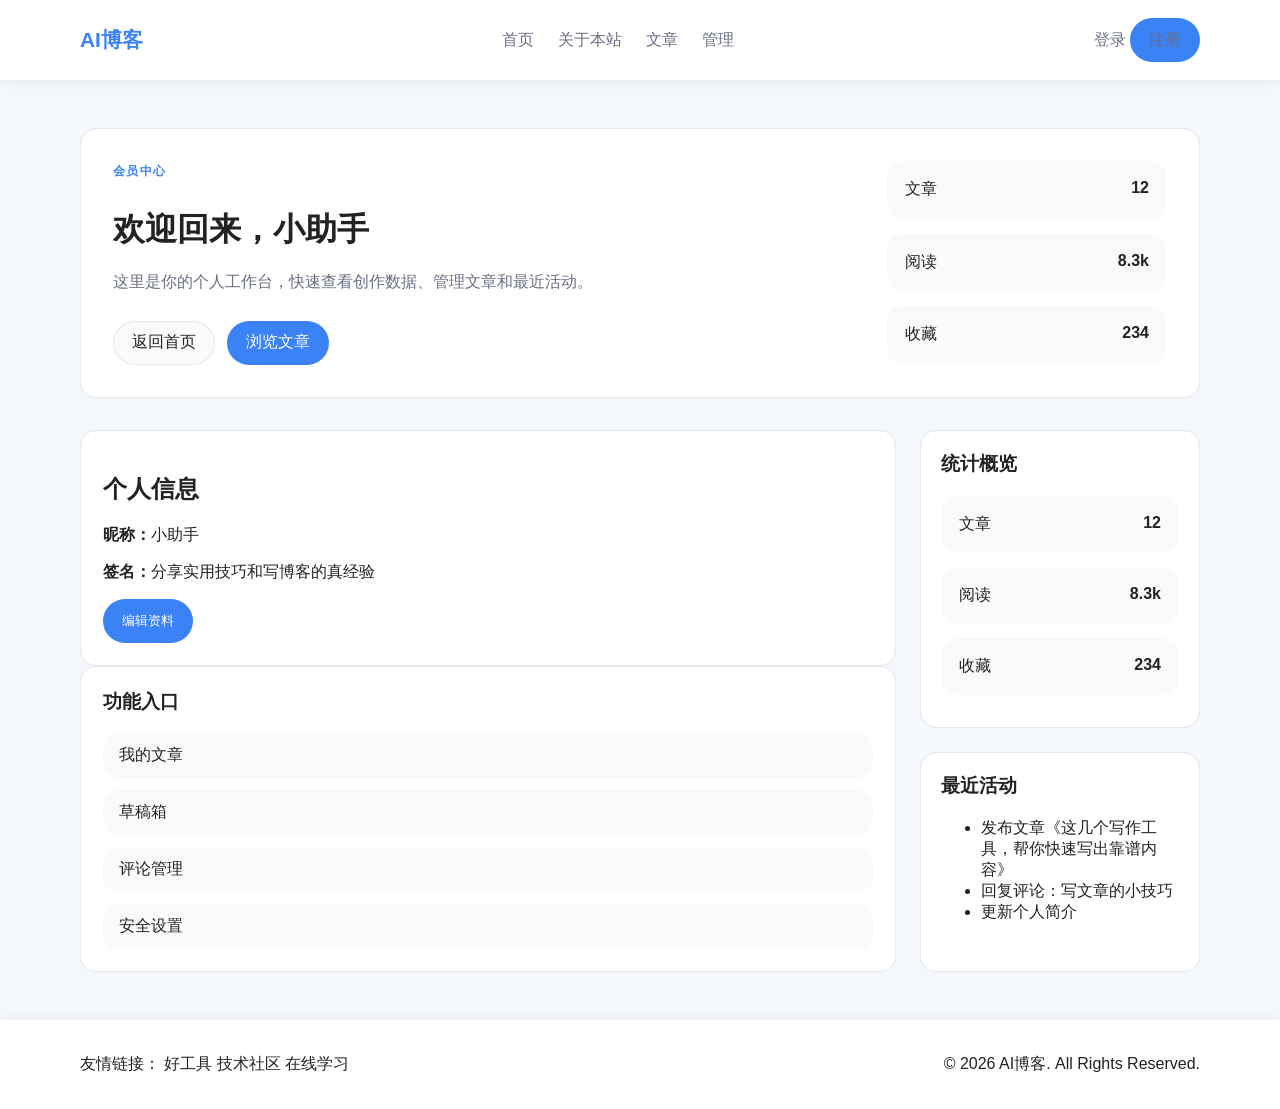
<file: blog-web/user/profile.html>
<!DOCTYPE html>
<html lang="zh-CN">
<head>
  <meta charset="UTF-8">
  <meta name="viewport" content="width=device-width, initial-scale=1.0">
  <title>AI博客 - 个人中心</title>
  <link rel="stylesheet" href="../assets/css/style.css">
</head>
<body>
  <div id="common-header"></div>
  <main>
    <section class="section">
      <div class="container">
        <div class="profile-hero">
          <div>
            <span class="overline">会员中心</span>
            <h1>欢迎回来，<span id="profile-username">小助手</span></h1>
            <p>这里是你的个人工作台，快速查看创作数据、管理文章和最近活动。</p>
            <div class="button-row hero-actions">
              <a class="btn btn-secondary" href="../index.html">返回首页</a>
              <a class="btn btn-primary" href="../article/detail.html">浏览文章</a>
            </div>
          </div>
          <div class="profile-badges">
            <div class="stats-item"><span>文章</span><strong>12</strong></div>
            <div class="stats-item"><span>阅读</span><strong>8.3k</strong></div>
            <div class="stats-item"><span>收藏</span><strong>234</strong></div>
          </div>
        </div>
        <div class="profile-grid">
          <div>
            <div class="profile-card card">
              <h2>个人信息</h2>
              <p><strong>昵称：</strong><span id="profile-displayname">小助手</span></p>
              <p><strong>签名：</strong>分享实用技巧和写博客的真经验</p>
              <button class="btn btn-primary">编辑资料</button>
            </div>
            <div class="profile-card card">
              <h3>功能入口</h3>
              <div class="sidebar-list">
                <a href="../admin/article-edit.html">我的文章</a>
                <a href="#">草稿箱</a>
                <a href="#">评论管理</a>
                <a href="#">安全设置</a>
              </div>
            </div>
          </div>
          <aside class="sidebar">
          <div class="sidebar-card">
            <h3>统计概览</h3>
            <div class="profile-stats">
              <div class="stats-item"><span>文章</span><strong>12</strong></div>
              <div class="stats-item"><span>阅读</span><strong>8.3k</strong></div>
              <div class="stats-item"><span>收藏</span><strong>234</strong></div>
            </div>
          </div>
          <div class="sidebar-card">
            <h3>最近活动</h3>
            <ul>
              <li>发布文章《这几个写作工具，帮你快速写出靠谱内容》</li>
              <li>回复评论：写文章的小技巧</li>
              <li>更新个人简介</li>
            </ul>
          </div>
        </aside>
      </div>
    </section>
  </main>
  <div id="common-footer"></div>
  <script src="../assets/js/main.js"></script>
  <script src="../assets/js/common.js" data-common-path="../common/header-footer.html" data-active-page="profile" data-base-path="../"></script>
</body>
</html>
</file>
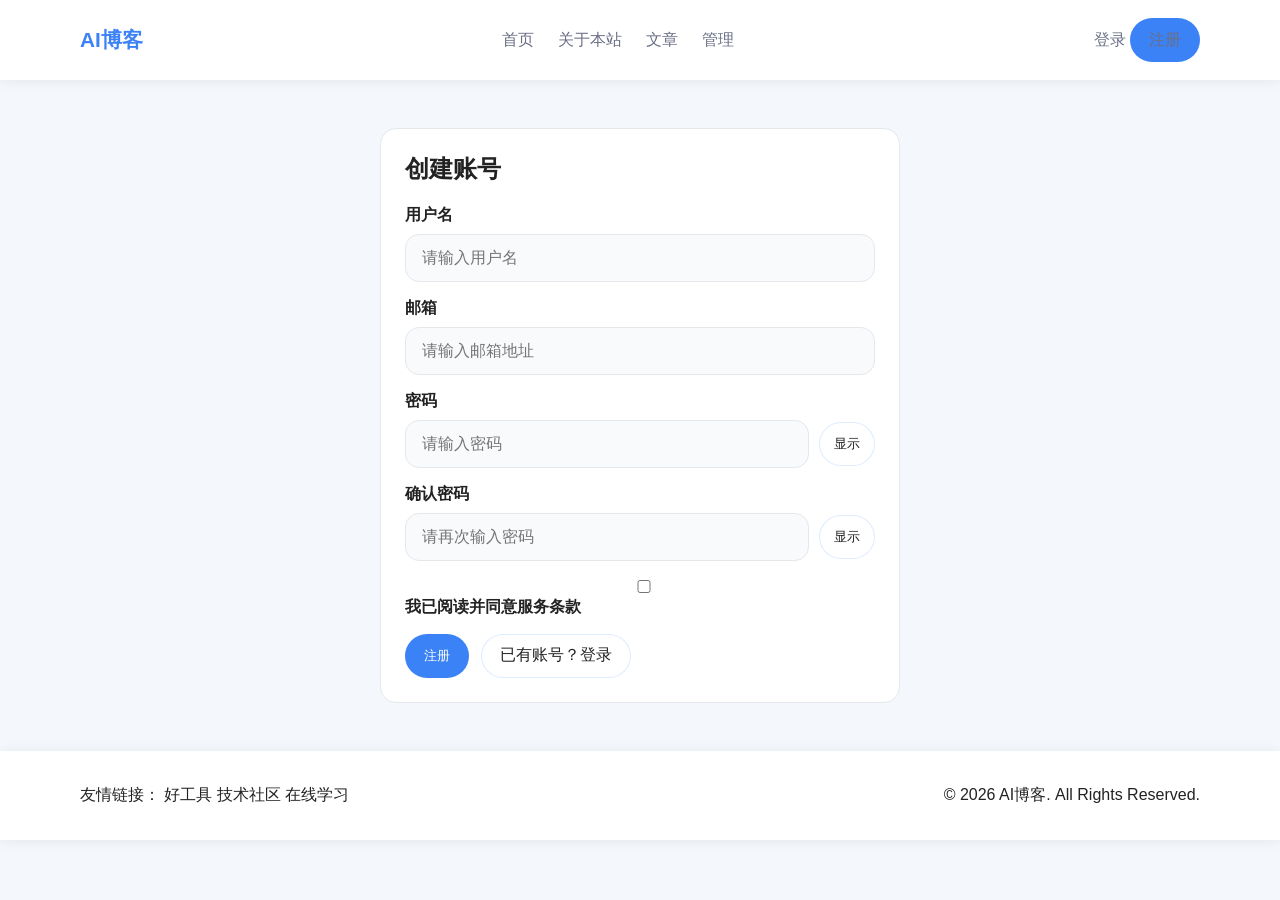
<file: blog-web/user/register.html>
<!DOCTYPE html>
<html lang="zh-CN">
<head>
  <meta charset="UTF-8">
  <meta name="viewport" content="width=device-width, initial-scale=1.0">
  <title>AI博客 - 用户注册</title>
  <link rel="stylesheet" href="../assets/css/style.css">
</head>
<body>
  <div id="common-header"></div>
  <main>
    <section class="section">
      <div class="container">
        <div class="form-card card">
          <h2>创建账号</h2>
          <form id="register-form">
            <div class="input-group">
              <label for="register-name">用户名</label>
              <input id="register-name" type="text" required data-label="请输入用户名" placeholder="请输入用户名" />
            </div>
            <div class="input-group">
              <label for="register-email">邮箱</label>
              <input id="register-email" type="email" required data-label="请输入邮箱" placeholder="请输入邮箱地址" />
            </div>
            <div class="input-group">
              <label for="register-password">密码</label>
              <div style="display:flex; gap:10px; align-items:center;">
                <input id="register-password" type="password" required data-label="请输入密码" placeholder="请输入密码" style="flex:1;" />
                <button type="button" id="toggle-register-password" class="btn" style="padding: 10px 14px;">显示</button>
              </div>
            </div>
            <div class="input-group">
              <label for="register-confirm-password">确认密码</label>
              <div style="display:flex; gap:10px; align-items:center;">
                <input id="register-confirm-password" type="password" required data-label="请输入确认密码" placeholder="请再次输入密码" style="flex:1;" />
                <button type="button" id="toggle-register-confirm" class="btn" style="padding: 10px 14px;">显示</button>
              </div>
            </div>
            <div class="input-group">
              <label><input type="checkbox" required data-label="请同意服务条款" /> 我已阅读并同意服务条款</label>
            </div>
            <div class="button-row">
              <button type="submit" class="btn btn-primary">注册</button>
              <a href="login.html" class="btn">已有账号？登录</a>
            </div>
          </form>
        </div>
      </div>
    </section>
  </main>
  <div id="common-footer"></div>
  <script src="../assets/js/main.js"></script>
  <script src="../assets/js/common.js" data-common-path="../common/header-footer.html" data-active-page="register" data-base-path="../"></script>
</body>
</html>
</file>
<file: blog-web/assets/css/style.css>
/* blog-web/assets/css/style.css */
:root {
  --bg: #f4f7fb;
  --surface: #ffffff;
  --text: #222;
  --muted: #6a6f85;
  --primary: #3b82f6;
  --border: #e5e7eb;
  --radius: 16px;
}
* {
  box-sizing: border-box;
}
body {
  margin: 0;
  font-family: "Segoe UI", Arial, sans-serif;
  background: var(--bg);
  color: var(--text);
}
a {
  color: inherit;
  text-decoration: none;
}
.container {
  width: min(1120px, calc(100% - 32px));
  margin: 0 auto;
}
.site-header,
.site-footer {
  background: #fff;
  box-shadow: 0 1px 12px rgba(25, 41, 61, 0.07);
}
.header-inner,
.footer-inner {
  display: flex;
  align-items: center;
  justify-content: space-between;
  gap: 16px;
  padding: 18px 0;
}
.logo {
  font-size: 1.3rem;
  font-weight: 700;
  color: var(--primary);
}
.site-nav {
  display: flex;
  gap: 24px;
}
.site-nav a,
.header-actions a {
  color: var(--muted);
  font-weight: 500;
}
.header-actions {
  display: flex;
  align-items: center;
  gap: 12px;
}
.header-actions a {
  display: inline-flex;
  align-items: center;
}
.btn {
  display: inline-flex;
  align-items: center;
  justify-content: center;
  min-height: 44px;
  padding: 0 18px;
  border-radius: 999px;
  border: 1px solid rgba(59, 130, 246, 0.16);
  background: var(--surface);
  color: var(--text);
  transition: transform 0.24s ease, box-shadow 0.24s ease, background 0.24s ease, color 0.24s ease;
  cursor: pointer;
}
.btn:hover,
.btn:focus-visible {
  transform: translateY(-1px);
  box-shadow: 0 18px 34px rgba(59, 130, 246, 0.14);
}
.btn-primary {
  background: var(--primary);
  color: #fff;
  border-color: transparent;
}
.active-link {
  color: var(--primary);
}
.hide {
  display: none !important;
}
.auth-user {
  display: flex;
  align-items: center;
  gap: 10px;
}
.user-chip {
  padding: 10px 14px;
  border-radius: 999px;
  background: #eef6ff;
  border: 1px solid rgba(59, 130, 246, 0.18);
  color: var(--text);
  font-size: 0.95rem;
}
.btn-secondary {
  background: #f8fafc;
  border-color: rgba(15, 23, 42, 0.08);
  color: var(--text);
}
.toast-message {
  position: fixed;
  left: 50%;
  bottom: 32px;
  transform: translateX(-50%);
  padding: 14px 20px;
  background: rgba(15, 23, 42, 0.92);
  color: #fff;
  border-radius: 999px;
  opacity: 0;
  pointer-events: none;
  transition: opacity 0.24s ease;
  z-index: 999;
}
.toast-message.visible {
  opacity: 1;
}
.page-title {
  margin: 0;
  font-size: clamp(2rem, 2.4vw, 3rem);
  line-height: 1.1;
}
.section {
  padding: 48px 0;
}
.grid {
  display: grid;
  gap: 24px;
}
.card {
  background: var(--surface);
  border: 1px solid var(--border);
  border-radius: var(--radius);
  padding: 24px;
}
.card h3 {
  margin-top: 0;
}
.text-muted {
  color: var(--muted);
}
.button-row {
  display: flex;
  gap: 12px;
  flex-wrap: wrap;
}
.hero {
  padding: 72px 0 56px;
  background: linear-gradient(180deg, #eef6ff 0%, #f8fbff 100%);
}
.hero-panel {
  display: grid;
  grid-template-columns: 1.05fr 0.95fr;
  gap: 32px;
  align-items: center;
}
.hero-panel .hero-copy p {
  max-width: 42rem;
  color: #475569;
  font-size: 1.05rem;
}
.hero-panel .hero-actions {
  display: flex;
  gap: 14px;
  flex-wrap: wrap;
}
.hero-card {
  border-radius: 28px;
  background: linear-gradient(135deg, #ffffff 0%, #e7f0ff 100%);
  padding: 32px;
  box-shadow: 0 20px 48px rgba(15, 23, 42, 0.08);
}
.hero-visual,
.hero-carousel {
  border-radius: 28px;
  overflow: hidden;
  box-shadow: 0 20px 48px rgba(15, 23, 42, 0.10);
  background: #fff;
}
.hero-visual img,
.carousel-slide {
  width: 100%;
}
.hero-carousel {
  position: relative;
}
.carousel {
  position: relative;
  overflow: hidden;
}
.carousel-track {
  display: flex;
  transition: transform 0.5s ease;
}
.carousel-slide {
  min-width: 100%;
  padding: 32px 28px;
  display: grid;
  gap: 16px;
  color: #fff;
  min-height: 320px;
}
.carousel-slide h2,
.carousel-slide p {
  margin: 0;
}
.carousel-slide-1 {
  background: linear-gradient(135deg, #2563eb 0%, #60a5fa 100%);
}
.carousel-slide-2 {
  background: linear-gradient(135deg, #7c3aed 0%, #c084fc 100%);
}
.carousel-slide-3 {
  background: linear-gradient(135deg, #047857 0%, #34d399 100%);
}
.carousel-slide .overline {
  color: rgba(255, 255, 255, 0.9);
}
.carousel-slide h2 {
  font-size: clamp(1.75rem, 2.3vw, 2.4rem);
}
.carousel-slide p {
  color: rgba(255, 255, 255, 0.88);
}
.carousel-btn {
  position: absolute;
  top: 50%;
  transform: translateY(-50%);
  border: none;
  width: 46px;
  height: 46px;
  border-radius: 50%;
  background: rgba(255,255,255,0.92);
  color: #111827;
  font-size: 1.6rem;
  cursor: pointer;
  box-shadow: 0 16px 32px rgba(15, 23, 42, 0.12);
}
.carousel-btn.prev {
  left: 16px;
}
.carousel-btn.next {
  right: 16px;
}
.carousel-dots {
  position: absolute;
  left: 50%;
  bottom: 18px;
  transform: translateX(-50%);
  display: flex;
  gap: 10px;
}
.carousel-dots button {
  width: 12px;
  height: 12px;
  border-radius: 50%;
  border: none;
  background: rgba(255,255,255,0.6);
  cursor: pointer;
}
.carousel-dots button.active {
  background: #fff;
  box-shadow: 0 0 0 4px rgba(255,255,255,0.14);
}
.feature-strip {
  display: grid;
  grid-template-columns: repeat(3, minmax(0, 1fr));
  gap: 20px;
  margin-top: 32px;
}
.feature-card {
  border-radius: 24px;
  padding: 28px;
  color: #fff;
  min-height: 180px;
  display: grid;
  gap: 12px;
  box-shadow: 0 20px 40px rgba(59, 130, 246, 0.12);
}
.feature-blue {
  background: linear-gradient(135deg, #0284c7, #3b82f6);
}
.feature-purple {
  background: linear-gradient(135deg, #7c3aed, #a855f7);
}
.feature-green {
  background: linear-gradient(135deg, #0f766e, #34d399);
}
.feature-card h3,
.feature-card p {
  margin: 0;
}
@media (max-width: 992px) {
  .hero-panel {
    grid-template-columns: 1fr;
  }
  .feature-strip {
    grid-template-columns: 1fr;
  }
}
.overline {
  display: inline-flex;
  margin-bottom: 16px;
  color: var(--primary);
  font-weight: 700;
  text-transform: uppercase;
  letter-spacing: 0.12em;
  font-size: 0.75rem;
}
.article-list,
.sidebar-list {
  display: grid;
  gap: 18px;
}
.article-card {
  display: grid;
  gap: 12px;
  padding: 22px;
  border-radius: 18px;
  background: #fff;
  border: 1px solid rgba(15, 23, 42, 0.05);
}
.article-card h3 {
  margin: 0;
}
.article-card:hover {
  transform: translateY(-2px);
  transition: transform 0.24s ease;
}
.article-meta {
  font-size: 0.95rem;
  color: var(--muted);
}
.sidebar-list a {
  display: inline-flex;
  color: var(--text);
  transition: color 0.2s ease;
}
.sidebar-list a:hover {
  color: var(--primary);
}
.tag-list {
  display: flex;
  flex-wrap: wrap;
  gap: 10px;
}
.tag {
  padding: 8px 12px;
  background: #f8fafc;
  border-radius: 999px;
  color: var(--primary);
  font-weight: 600;
}
.sidebar {
  display: grid;
  gap: 24px;
}
.sidebar-card {
  background: #fff;
  border: 1px solid var(--border);
  border-radius: var(--radius);
  padding: 20px;
}
.input-group {
  display: grid;
  gap: 8px;
  margin-bottom: 16px;
}
.input-group label {
  font-weight: 600;
}
.input-group input,
.input-group textarea,
.input-group select {
  width: 100%;
  border: 1px solid var(--border);
  border-radius: 14px;
  padding: 14px 16px;
  font: inherit;
  background: #f8fafc;
}
.input-group input:focus,
.input-group textarea:focus,
.input-group select:focus {
  outline: none;
  border-color: rgba(59, 130, 246, 0.45);
  box-shadow: 0 0 0 4px rgba(59, 130, 246, 0.12);
  background: #fff;
}
.card-list {
  display: grid;
  gap: 16px;
}
.breadcrumb {
  display: flex;
  gap: 8px;
  color: var(--muted);
  font-size: 0.95rem;
}
.breadcrumb a {
  color: var(--primary);
}
.article-content {
  display: grid;
  gap: 32px;
}
.article-content img {
  width: 100%;
  border-radius: 18px;
}
.article-main {
  display: grid;
  gap: 24px;
}
.comment-card,
.profile-card,
.editor-card {
  border-radius: var(--radius);
  border: 1px solid var(--border);
  padding: 22px;
  background: #fff;
}
.profile-grid {
  display: grid;
  gap: 24px;
  grid-template-columns: 1fr 280px;
}
.profile-stats {
  display: grid;
  gap: 14px;
}
.stats-item {
  display: flex;
  justify-content: space-between;
  padding: 18px;
  border-radius: 16px;
  background: #f8fafc;
}
.form-card {
  max-width: 520px;
  margin: 0 auto;
}
.form-card h2 {
  margin-top: 0;
}
.form-card .button-row {
  justify-content: flex-start;
}
.login-grid {
  display: grid;
  grid-template-columns: 1.1fr 0.9fr;
  gap: 32px;
  align-items: center;
}
.login-info {
  display: flex;
  flex-direction: column;
  justify-content: center;
  gap: 24px;
  padding: 32px;
}
.login-info .hero-visual {
  max-width: 100%;
}
.login-info .hero-visual img {
  width: 100%;
  height: auto;
  border-radius: 24px;
  box-shadow: 0 18px 48px rgba(15, 23, 42, 0.08);
}
.login-intro .overline {
  display: inline-block;
  margin-bottom: 12px;
  color: var(--primary);
  font-weight: 700;
}
.login-intro h2 {
  margin: 0 0 12px;
  font-size: clamp(2rem, 2.4vw, 2.6rem);
  line-height: 1.1;
}
.login-intro p {
  margin: 0;
  color: var(--muted);
  line-height: 1.75;
}
.profile-hero {
  display: grid;
  grid-template-columns: 1fr 280px;
  gap: 24px;
  padding: 32px;
  border-radius: var(--radius);
  border: 1px solid var(--border);
  background: #fff;
  margin-bottom: 32px;
}
.profile-hero h1 {
  margin: 12px 0 0;
  font-size: clamp(2rem, 2.4vw, 2.8rem);
}
.profile-hero p {
  color: var(--muted);
  line-height: 1.8;
}
.profile-badges {
  display: grid;
  gap: 14px;
}
.profile-hero .button-row {
  flex-wrap: wrap;
}
.hero-actions {
  margin-top: 24px;
}
@media (max-width: 992px) {
  .login-grid,
  .profile-hero,
  .profile-grid {
    grid-template-columns: 1fr;
  }
  .login-grid {
    gap: 24px;
  }
}
  gap: 12px;
}
.sidebar-card {
  border-radius: var(--radius);
  background: #fff;
  border: 1px solid var(--border);
  padding: 22px;
}
.sidebar-card h3 {
  margin-top: 0;
}
.sidebar-list {
  display: grid;
  gap: 12px;
  margin-top: 16px;
}
.sidebar-list a {
  display: block;
  padding: 12px 16px;
  border-radius: 14px;
  background: #f8fafc;
  color: var(--text);
}
.article-main {
  display: grid;
  gap: 24px;
}
  display: grid;
  grid-template-columns: 2fr 1fr;
  gap: 28px;
}
@media (max-width: 992px) {
  .hero-panel,
  .section-split,
  .profile-grid {
    grid-template-columns: 1fr;
  }
}
@media (max-width: 640px) {
  .header-inner,
  .footer-inner {
    flex-direction: column;
    align-items: flex-start;
  }
  .site-nav {
    flex-wrap: wrap;
    gap: 14px;
  }
}
</file>
